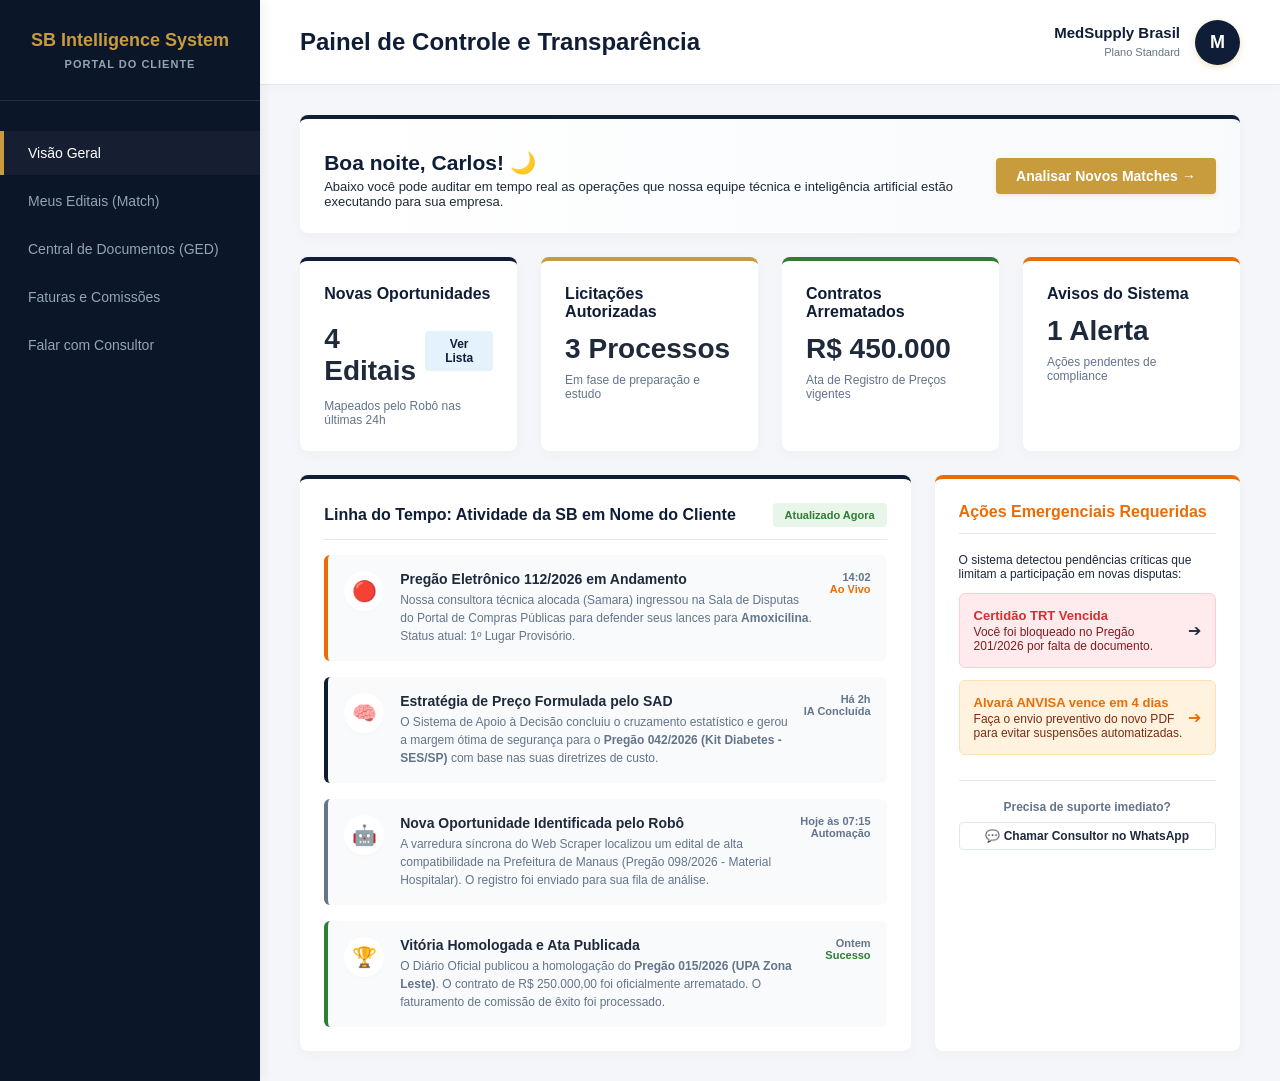
<file: views/cliente/dashboard-cliente.html>
<!DOCTYPE html>
<html lang="pt-BR">
<head>
    <meta charset="UTF-8">
    <meta name="viewport" content="width=device-width, initial-scale=1.0">
    <title>Portal do Cliente | SB Intelligence</title>
    <link rel="stylesheet" href="../../assets/css/style.css">
    <style>
        /* ==========================================
           COMPONENTES EXCLUSIVOS DO HUB DO CLIENTE
           ========================================== */
        .dashboard-grid {
            display: grid;
            grid-template-columns: 2fr 1fr; /* Feed de atividades ocupa 2/3, Calendário/Resumo ocupa 1/3 */
            gap: 24px;
        }

        @media (max-width: 1200px) {
            .dashboard-grid { grid-template-columns: 1fr; }
        }

        /* Estrutura do Feed de Operações em Tempo Real */
        .activity-feed {
            display: flex;
            flex-direction: column;
            gap: 16px;
            margin-top: 15px;
            position: relative;
        }

        .activity-item {
            display: flex;
            gap: 16px;
            padding: 16px;
            background-color: #F8FAFC;
            border-radius: 6px;
            border-left: 4px solid var(--borda);
            transition: transform 0.2s, background-color 0.2s;
        }

        .activity-item:hover {
            background-color: #F1F5F9;
            transform: translateX(4px);
        }

        /* Cores temáticas para os status de atividades */
        .activity-item.system { border-left-color: var(--texto-secundario); }
        .activity-item.intel { border-left-color: var(--azul-principal); }
        .activity-item.live { border-left-color: var(--alerta); }
        .activity-item.win { border-left-color: var(--sucesso); }

        .activity-icon {
            font-size: 20px;
            display: flex;
            align-items: center;
            justify-content: center;
            width: 40px;
            height: 40px;
            background-color: var(--branco);
            border-radius: 50%;
            box-shadow: 0 2px 4px rgba(0,0,0,0.02);
            flex-shrink: 0;
        }

        .activity-content { flex: 1; }
        .activity-content h4 { font-size: 14px; color: var(--texto-escuro); margin-bottom: 4px; }
        .activity-content p { font-size: 12px; color: var(--texto-secundario); line-height: 1.5; }
        .activity-meta { font-size: 11px; font-weight: 600; color: var(--texto-secundario); white-space: nowrap; text-align: right; }

        /* Widgets Laterais Recortados */
        .widget-alert-box {
            display: flex;
            flex-direction: column;
            gap: 12px;
            margin-top: 15px;
        }

        .alert-card-action {
            padding: 14px;
            border-radius: 6px;
            background-color: #FFEBEE;
            border: 1px solid #FFCDD2;
            display: flex;
            justify-content: space-between;
            align-items: center;
            cursor: pointer;
        }
    </style>
</head>
<body>
    <div class="app-container">
        <aside class="sidebar">
            <div class="sidebar-logo">
                <span class="logo-main">SB Intelligence System</span>
                <span class="logo-subtitle">Portal do Cliente</span>
            </div>
            <nav>
                <a href="dashboard-cliente.html" class="nav-link active">Visão Geral</a>
                <a href="meus-editais.html" class="nav-link">Meus Editais (Match)</a>
                <a href="ged-cliente.html" class="nav-link">Central de Documentos (GED)</a>
                <a href="faturas-comissoes.html" class="nav-link">Faturas e Comissões</a>
                <a href="#" class="nav-link">Falar com Consultor</a>
            </nav>
        </aside>

        <main class="main-wrapper">
            <header class="top-header">
                <div class="header-left">
                    <h2>Painel de Controle e Transparência</h2>
                </div>
                <div class="header-right">
                    <div class="user-profile">
                        <div style="text-align: right; line-height: 1.2;">
                            <span style="display: block; font-weight: 700; color: var(--azul-principal);">MedSupply Brasil</span>
                            <span style="font-size: 11px; color: var(--texto-secundario);">Plano Standard</span>
                        </div>
                        <div class="avatar" style="background-color: var(--azul-principal);">M</div>
                    </div>
                </div>
            </header>

            <section class="container">
                
                <div class="card accent-azul" style="background: linear-gradient(to right, #ffffff, #F8FAFC);">
                    <div style="display: flex; justify-content: space-between; align-items: center; width: 100%;">
                        <div>
                            <h2 id="greetingTitle" style="color: var(--azul-principal); font-size: 21px; margin-bottom: 4px;">Olá, Carlos!</h2>
                            <p class="text-detail" style="font-size: 13px; color: var(--texto-escuro);">Abaixo você pode auditar em tempo real as operações que nossa equipe técnica e inteligência artificial estão executando para sua empresa.</p>
                        </div>
                        <button class="btn-novo" onclick="location.href='meus-editais.html'">Analisar Novos Matches →</button>
                    </div>
                </div>

                <div class="kpi-grid">
                    <div class="card accent-azul" style="cursor: pointer;" onclick="location.href='meus-editais.html'">
                        <h3 class="card-title">Novas Oportunidades</h3>
                        <div style="display: flex; align-items: baseline; justify-content: space-between;">
                            <h2>4 Editais</h2>
                            <span class="badge" style="background:#E3F2FD; color:var(--azul-principal);">Ver Lista</span>
                        </div>
                        <p class="text-detail">Mapeados pelo Robô nas últimas 24h</p>
                    </div>
                    
                    <div class="card accent-dourado">
                        <h3 class="card-title">Licitações Autorizadas</h3>
                        <h2>3 Processos</h2>
                        <p class="text-detail">Em fase de preparação e estudo</p>
                    </div>
                    
                    <div class="card accent-verde">
                        <h3 class="card-title">Contratos Arrematados</h3>
                        <h2>R$ 450.000</h2>
                        <p class="text-detail">Ata de Registro de Preços vigentes</p>
                    </div>
                    
                    <div class="card accent-laranja">
                        <h3 class="card-title">Avisos do Sistema</h3>
                        <h2>1 Alerta</h2>
                        <p class="text-detail">Ações pendentes de compliance</p>
                    </div>
                </div>

                <div class="dashboard-grid">
                    
                    <div class="card accent-azul">
                        <div style="display: flex; justify-content: space-between; align-items: center; border-bottom: 1px solid var(--borda); padding-bottom: 12px;">
                            <h3 class="card-title" style="margin: 0;">Linha do Tempo: Atividade da SB em Nome do Cliente</h3>
                            <span class="badge ok" style="font-size: 11px;">Atualizado Agora</span>
                        </div>

                        <div class="activity-feed">
                            <div class="activity-item live">
                                <div class="activity-icon">🔴</div>
                                <div class="activity-content">
                                    <h4>Pregão Eletrônico 112/2026 em Andamento</h4>
                                    <p>Nossa consultora técnica alocada (Samara) ingressou na Sala de Disputas do Portal de Compras Públicas para defender seus lances para <strong>Amoxicilina</strong>. Status atual: 1º Lugar Provisório.</p>
                                </div>
                                <div class="activity-meta">14:02<br><span style="color:var(--alerta);">Ao Vivo</span></div>
                            </div>

                            <div class="activity-item intel">
                                <div class="activity-icon">🧠</div>
                                <div class="activity-content">
                                    <h4>Estratégia de Preço Formulada pelo SAD</h4>
                                    <p>O Sistema de Apoio à Decisão concluiu o cruzamento estatístico e gerou a margem ótima de segurança para o <strong>Pregão 042/2026 (Kit Diabetes - SES/SP)</strong> com base nas suas diretrizes de custo.</p>
                                </div>
                                <div class="activity-meta">Há 2h<br><span>IA Concluída</span></div>
                            </div>

                            <div class="activity-item system">
                                <div class="activity-icon">🤖</div>
                                <div class="activity-content">
                                    <h4>Nova Oportunidade Identificada pelo Robô</h4>
                                    <p>A varredura síncrona do Web Scraper localizou um edital de alta compatibilidade na Prefeitura de Manaus (Pregão 098/2026 - Material Hospitalar). O registro foi enviado para sua fila de análise.</p>
                                </div>
                                <div class="activity-meta">Hoje às 07:15<br><span>Automação</span></div>
                            </div>

                            <div class="activity-item win">
                                <div class="activity-icon">🏆</div>
                                <div class="activity-content">
                                    <h4>Vitória Homologada e Ata Publicada</h4>
                                    <p>O Diário Oficial publicou a homologação do <strong>Pregão 015/2026 (UPA Zona Leste)</strong>. O contrato de R$ 250.000,00 foi oficialmente arrematado. O faturamento de comissão de êxito foi processado.</p>
                                </div>
                                <div class="activity-meta">Ontem<br><span style="color:var(--sucesso);">Sucesso</span></div>
                            </div>
                        </div>
                    </div>

                    <div class="card accent-laranja">
                        <div style="border-bottom: 1px solid var(--borda); padding-bottom: 12px;">
                            <h3 class="card-title" style="margin: 0; color: var(--alerta);">Ações Emergenciais Requeridas</h3>
                        </div>

                        <div class="widget-alert-box">
                            <p class="text-detail" style="color: var(--texto-escuro);">O sistema detectou pendências críticas que limitam a participação em novas disputas:</p>
                            
                            <div class="alert-card-action" onclick="alert('Redirecionando para a aba de upload do GED do Cliente...')">
                                <div style="padding-right: 10px;">
                                    <h4 style="color: var(--erro); font-size: 13px; font-weight: 700;">Certidão TRT Vencida</h4>
                                    <p class="text-detail" style="color: #7f1d1d; margin-top: 2px;">Você foi bloqueado no Pregão 201/2026 por falta de documento.</p>
                                </div>
                                <span style="font-size: 16px;">➔</span>
                            </div>

                            <div class="alert-card-action" style="background-color: #FFF3E0; border-color: #FFE0B2;" onclick="alert('Redirecionando para visualização da ANVISA no GED...')">
                                <div>
                                    <h4 style="color: var(--alerta); font-size: 13px; font-weight: 700;">Alvará ANVISA vence em 4 dias</h4>
                                    <p class="text-detail" style="color: #7c2d12; margin-top: 2px;">Faça o envio preventivo do novo PDF para evitar suspensões automatizadas.</p>
                                </div>
                                <span style="font-size: 16px; color: var(--alerta);">➔</span>
                            </div>
                        </div>

                        <div style="margin-top: 25px; padding-top: 15px; border-top: 1px solid var(--borda); text-align: center;">
                            <span class="text-detail" style="font-weight: 600; display: block; margin-bottom: 8px;">Precisa de suporte imediato?</span>
                            <button class="btn-table" style="width: 100%;" onclick="alert('Disparando chat síncrono com a consultora responsável no WhatsApp...')">💬 Chamar Consultor no WhatsApp</button>
                        </div>
                    </div>

                </div>

            </section>
        </main>
    </div>

    <script>
        function atualizarSaudacao() {
            const horaAtual = new Date().getHours();
            let saudacao = (horaAtual >= 5 && horaAtual < 12) ? "Bom dia" : (horaAtual >= 12 && horaAtual < 18) ? "Boa tarde" : "Boa noite";
            let emoji = (horaAtual >= 5 && horaAtual < 12) ? "☕" : (horaAtual >= 12 && horaAtual < 18) ? "☀️" : "🌙";
            document.getElementById("greetingTitle").innerHTML = `${saudacao}, Carlos! ${emoji}`;
        }
        atualizarSaudacao();
    </script>
</body>
</html>
</file>
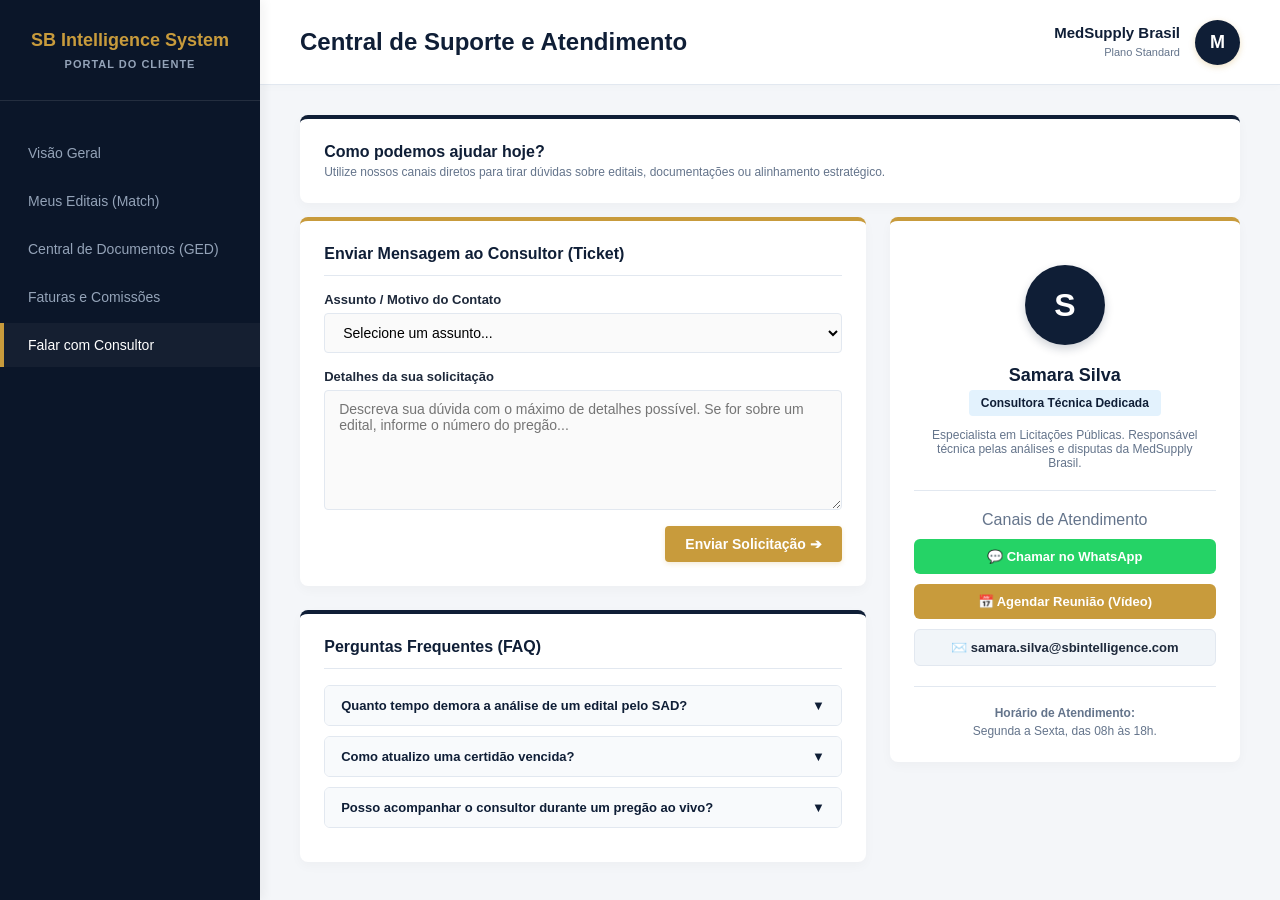
<file: views/cliente/falar-consultor.html>
<!DOCTYPE html>
<html lang="pt-BR">
<head>
    <meta charset="UTF-8">
    <meta name="viewport" content="width=device-width, initial-scale=1.0">
    <title>Falar com Consultor | SB Intelligence</title>
    <link rel="stylesheet" href="../../assets/css/style.css">
    <style>
        /* ==========================================
           ESTILOS ESPECÍFICOS DO SUPORTE E CONTATO
           ========================================== */
        .support-grid {
            display: grid;
            grid-template-columns: 1fr 350px;
            gap: 24px;
        }

        @media (max-width: 1024px) {
            .support-grid { grid-template-columns: 1fr; }
        }

        /* Perfil do Consultor (Card Lateral) */
        .consultant-profile {
            display: flex;
            flex-direction: column;
            align-items: center;
            text-align: center;
            padding: 20px 0;
            border-bottom: 1px solid var(--borda);
            margin-bottom: 20px;
        }

        .consultant-avatar {
            width: 80px;
            height: 80px;
            border-radius: 50%;
            background-color: var(--azul-principal);
            color: var(--branco);
            display: flex;
            align-items: center;
            justify-content: center;
            font-size: 32px;
            font-weight: 700;
            margin-bottom: 12px;
            box-shadow: 0 4px 10px rgba(15, 30, 54, 0.2);
        }

        .contact-btn {
            display: flex;
            align-items: center;
            justify-content: center;
            gap: 8px;
            width: 100%;
            padding: 10px;
            border-radius: 6px;
            font-size: 13px;
            font-weight: 600;
            cursor: pointer;
            transition: 0.2s;
            border: none;
            margin-bottom: 10px;
        }

        .btn-whatsapp { background-color: #25D366; color: white; }
        .btn-whatsapp:hover { background-color: #1DA851; }
        
        .btn-meet { background-color: var(--dourado); color: white; }
        .btn-meet:hover { filter: brightness(0.95); }

        .btn-email { background-color: #F1F5F9; color: var(--texto-escuro); border: 1px solid var(--borda); }
        .btn-email:hover { border-color: var(--azul-principal); }

        /* Formulário de Mensagem Direta */
        .form-group {
            display: flex;
            flex-direction: column;
            gap: 6px;
            margin-bottom: 16px;
        }

        .form-group label {
            font-size: 13px;
            font-weight: 600;
            color: var(--texto-escuro);
        }

        .form-control {
            padding: 10px 14px;
            border: 1px solid var(--borda);
            border-radius: 4px;
            font-size: 14px;
            outline: none;
            font-family: inherit;
            transition: border-color 0.2s;
            background-color: #FAFAFA;
        }

        .form-control:focus {
            border-color: var(--azul-principal);
            background-color: var(--branco);
        }

        textarea.form-control {
            resize: vertical;
            min-height: 120px;
        }

        /* FAQ - Perguntas Frequentes */
        .faq-item {
            border: 1px solid var(--borda);
            border-radius: 6px;
            margin-bottom: 10px;
            overflow: hidden;
        }

        .faq-question {
            padding: 12px 16px;
            background-color: #F8FAFC;
            font-size: 13px;
            font-weight: 600;
            color: var(--azul-principal);
            cursor: pointer;
            display: flex;
            justify-content: space-between;
        }

        .faq-answer {
            padding: 12px 16px;
            font-size: 13px;
            color: var(--texto-secundario);
            background-color: var(--branco);
            border-top: 1px solid var(--borda);
            display: none; /* Escondido por padrão */
            line-height: 1.5;
        }
    </style>
</head>
<body>
    <div class="app-container">
        <aside class="sidebar">
            <div class="sidebar-logo">
                <span class="logo-main">SB Intelligence System</span>
                <span class="logo-subtitle">Portal do Cliente</span>
            </div>
            <nav>
                <a href="dashboard-cliente.html" class="nav-link">Visão Geral</a>
                <a href="meus-editais.html" class="nav-link">Meus Editais (Match)</a>
                <a href="ged-cliente.html" class="nav-link">Central de Documentos (GED)</a>
                <a href="faturas-comissoes.html" class="nav-link">Faturas e Comissões</a>
                <a href="falar-consultor.html" class="nav-link active">Falar com Consultor</a>
            </nav>
        </aside>

        <main class="main-wrapper">
            <header class="top-header">
                <div class="header-left">
                    <h2>Central de Suporte e Atendimento</h2>
                </div>
                <div class="header-right">
                    <div class="user-profile">
                        <div style="text-align: right; line-height: 1.2;">
                            <span style="display: block; font-weight: 700; color: var(--azul-principal);">MedSupply Brasil</span>
                            <span style="font-size: 11px; color: var(--texto-secundario);">Plano Standard</span>
                        </div>
                        <div class="avatar" style="background-color: var(--azul-principal);">M</div>
                    </div>
                </div>
            </header>

            <section class="container">
                
                <div class="card accent-azul" style="margin-bottom: -10px;">
                    <h3 class="card-title" style="margin-bottom: 4px;">Como podemos ajudar hoje?</h3>
                    <p class="text-detail">Utilize nossos canais diretos para tirar dúvidas sobre editais, documentações ou alinhamento estratégico.</p>
                </div>

                <div class="support-grid">
                    
                    <div>
                        <div class="card accent-dourado" style="margin-bottom: 24px;">
                            <h3 class="card-title" style="border-bottom: 1px solid var(--borda); padding-bottom: 12px; margin-bottom: 16px;">Enviar Mensagem ao Consultor (Ticket)</h3>
                            
                            <form id="supportForm" onsubmit="enviarMensagem(event)">
                                <div class="form-group">
                                    <label for="assunto">Assunto / Motivo do Contato</label>
                                    <select id="assunto" class="form-control" required>
                                        <option value="">Selecione um assunto...</option>
                                        <option value="Dúvida sobre um Edital/Match">Dúvida sobre um Edital/Match</option>
                                        <option value="Problema com Documentação (GED)">Problema com Documentação (GED)</option>
                                        <option value="Dúvida Financeira ou Faturamento">Dúvida Financeira ou Faturamento</option>
                                        <option value="Solicitar Análise Específica">Solicitar Análise Específica de Edital</option>
                                        <option value="Outros">Outros</option>
                                    </select>
                                </div>

                                <div class="form-group">
                                    <label for="mensagem">Detalhes da sua solicitação</label>
                                    <textarea id="mensagem" class="form-control" placeholder="Descreva sua dúvida com o máximo de detalhes possível. Se for sobre um edital, informe o número do pregão..." required></textarea>
                                </div>

                                <div style="display: flex; justify-content: flex-end; margin-top: 10px;">
                                    <button type="submit" class="btn-novo">Enviar Solicitação ➔</button>
                                </div>
                            </form>
                        </div>

                        <div class="card accent-azul">
                            <h3 class="card-title" style="border-bottom: 1px solid var(--borda); padding-bottom: 12px; margin-bottom: 16px;">Perguntas Frequentes (FAQ)</h3>
                            
                            <div class="faq-item">
                                <div class="faq-question" onclick="toggleFaq(this)">
                                    <span>Quanto tempo demora a análise de um edital pelo SAD?</span>
                                    <span>▼</span>
                                </div>
                                <div class="faq-answer">
                                    Após você clicar em "Autorizar Disputa", nosso algoritmo (SAD) leva em média de 2 a 4 horas úteis para cruzar o histórico de preços do portal e sugerir a margem segura de lance.
                                </div>
                            </div>

                            <div class="faq-item">
                                <div class="faq-question" onclick="toggleFaq(this)">
                                    <span>Como atualizo uma certidão vencida?</span>
                                    <span>▼</span>
                                </div>
                                <div class="faq-answer">
                                    Acesse a aba "Central de Documentos (GED)" no menu lateral, localize a certidão que está com aviso amarelo ou vermelho e clique no botão "+ Atualizar" para enviar o novo PDF.
                                </div>
                            </div>

                            <div class="faq-item">
                                <div class="faq-question" onclick="toggleFaq(this)">
                                    <span>Posso acompanhar o consultor durante um pregão ao vivo?</span>
                                    <span>▼</span>
                                </div>
                                <div class="faq-answer">
                                    Sim! No dia do pregão, um link de acompanhamento aparecerá no seu painel na aba "Meus Editais". Você poderá ver a sala de disputas, mas os lances são aplicados exclusivamente pelo seu consultor por motivos de segurança.
                                </div>
                            </div>
                        </div>
                    </div>

                    <div>
                        <div class="card accent-dourado" style="position: sticky; top: 20px;">
                            <div class="consultant-profile">
                                <div class="consultant-avatar">S</div>
                                <h2 style="font-size: 18px; color: var(--azul-principal); margin-bottom: 4px;">Samara Silva</h2>
                                <span class="badge" style="background-color: #E3F2FD; color: var(--azul-principal);">Consultora Técnica Dedicada</span>
                                <p class="text-detail" style="margin-top: 12px; font-size: 12px; padding: 0 10px;">
                                    Especialista em Licitações Públicas. Responsável técnica pelas análises e disputas da MedSupply Brasil.
                                </p>
                            </div>

                            <div style="margin-top: 15px;">
                                <span class="modal-section-title" style="display: block; margin-bottom: 10px; text-align: center; color: var(--texto-secundario);">Canais de Atendimento</span>
                                
                                <button class="contact-btn btn-whatsapp" onclick="abrirLink('WhatsApp')">
                                    💬 Chamar no WhatsApp
                                </button>
                                
                                <button class="contact-btn btn-meet" onclick="abrirLink('Google Meet')">
                                    📅 Agendar Reunião (Vídeo)
                                </button>
                                
                                <button class="contact-btn btn-email" onclick="abrirLink('Email')">
                                    ✉️ samara.silva@sbintelligence.com
                                </button>
                            </div>

                            <div style="margin-top: 20px; padding-top: 15px; border-top: 1px solid var(--borda); text-align: center;">
                                <p class="text-detail" style="font-weight: 600;">Horário de Atendimento:</p>
                                <p class="text-detail">Segunda a Sexta, das 08h às 18h.</p>
                            </div>
                        </div>
                    </div>

                </div>
            </section>
        </main>
    </div>

    <script>
        // Função para envio simulado de formulário (Abertura de Ticket)
        function enviarMensagem(event) {
            event.preventDefault(); // Evita recarregar a página
            
            let assunto = document.getElementById('assunto').value;
            let mensagem = document.getElementById('mensagem').value;

            if(assunto && mensagem) {
                alert(`✅ Ticket Aberto com Sucesso!\n\nSua mensagem sobre "${assunto}" foi enviada diretamente para o painel da Consultora Samara. Retornaremos o contato em breve.`);
                document.getElementById('supportForm').reset(); // Limpa o formulário
            }
        }

        // Função para simular o redirecionamento dos botões de contato
        function abrirLink(canal) {
            if(canal === 'WhatsApp') {
                alert("Redirecionando para o WhatsApp Web...\nIniciando conversa segura com a Consultora Técnica.");
            } else if (canal === 'Google Meet') {
                alert("Abrindo agenda inteligente (Calendly)...\nEscolha o melhor dia e horário para a reunião em vídeo.");
            } else if (canal === 'Email') {
                alert("Abrindo seu cliente de e-mail padrão...");
            }
        }

        // Função de Acordeão para o FAQ (Abre e fecha as respostas)
        function toggleFaq(element) {
            let answer = element.nextElementSibling;
            let arrow = element.querySelector('span:last-child');

            if (answer.style.display === "block") {
                answer.style.display = "none";
                arrow.innerText = "▼";
                element.style.backgroundColor = "#F8FAFC";
            } else {
                answer.style.display = "block";
                arrow.innerText = "▲";
                element.style.backgroundColor = "#E3F2FD";
            }
        }
    </script>
</body>
</html>
</file>
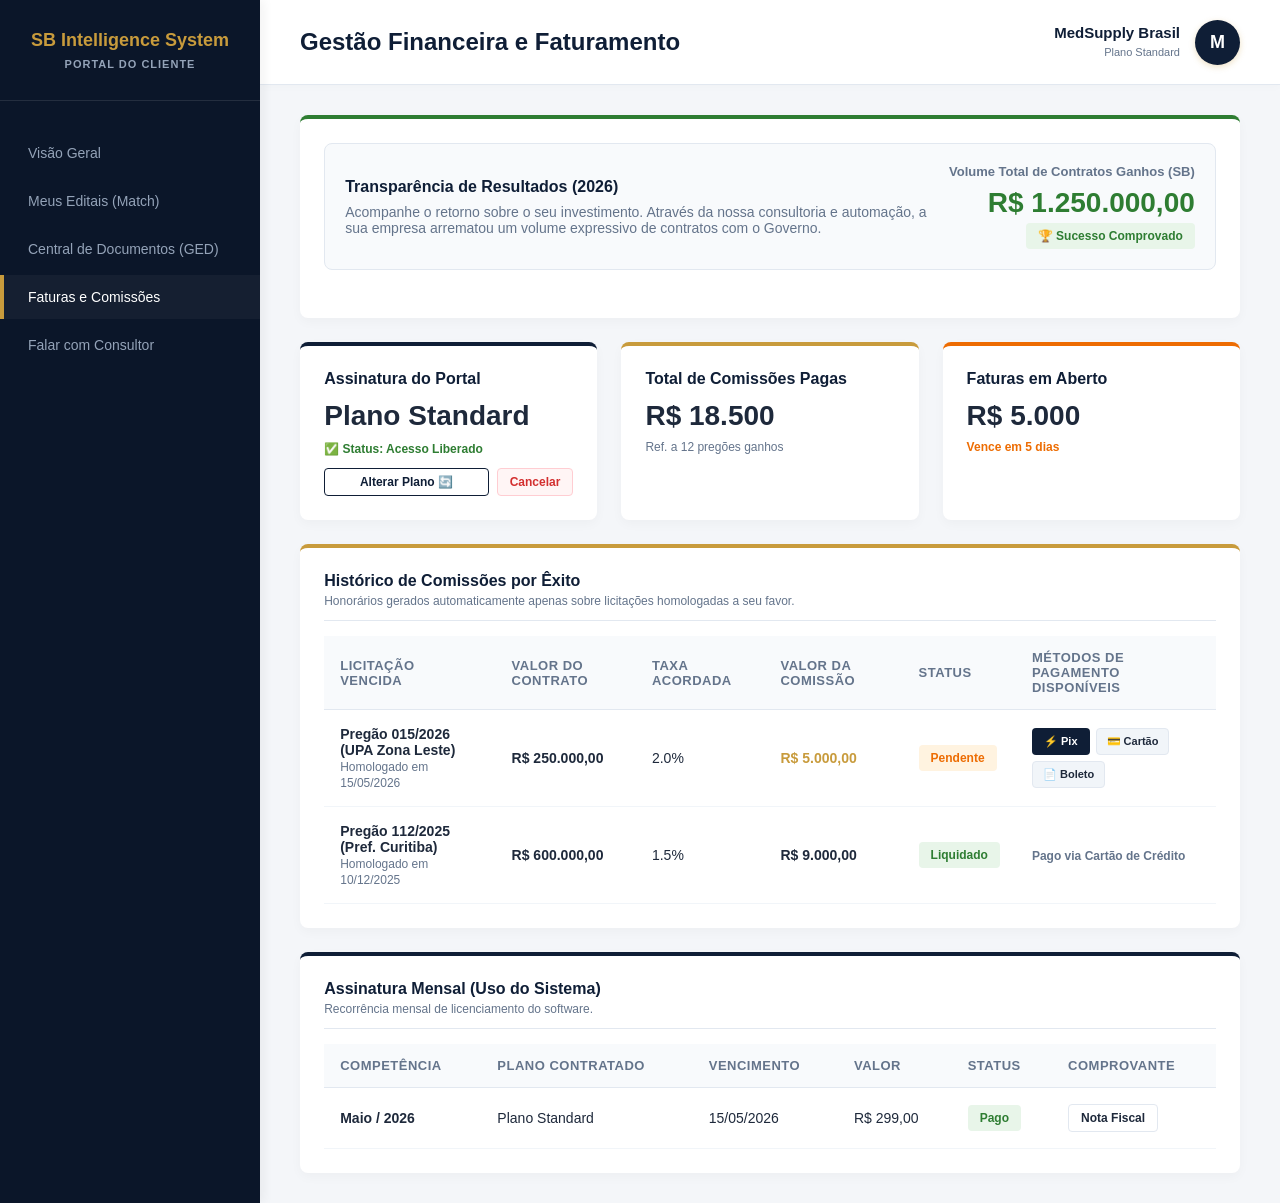
<file: views/cliente/faturas-comissoes.html>
<!DOCTYPE html>
<html lang="pt-BR">
<head>
    <meta charset="UTF-8">
    <meta name="viewport" content="width=device-width, initial-scale=1.0">
    <title>Faturas e Comissões | SB Intelligence</title>
    <link rel="stylesheet" href="../../assets/css/style.css">
    <style>
        /* Estilos específicos para a área financeira do cliente */
        .finance-summary {
            display: flex;
            align-items: center;
            justify-content: space-between;
            background-color: #F8FAFC;
            border: 1px solid var(--borda);
            border-radius: 8px;
            padding: 20px;
            margin-bottom: 24px;
        }

        .roi-highlight {
            text-align: right;
        }
        
        .roi-highlight h2 {
            color: var(--sucesso);
            font-size: 28px;
            margin-bottom: 4px;
        }

        .roi-highlight p {
            font-size: 13px;
            color: var(--texto-secundario);
            font-weight: 600;
        }

        /* Grupo de botões de pagamento e ações secundárias */
        .payment-actions-group {
            display: flex;
            gap: 6px;
            flex-wrap: wrap;
        }

        .btn-pay-option {
            background-color: #F1F5F9;
            color: var(--texto-escuro);
            border: 1px solid var(--borda);
            padding: 6px 10px;
            border-radius: 4px;
            font-size: 11px;
            font-weight: 600;
            cursor: pointer;
            transition: all 0.2s;
        }

        .btn-pay-option:hover {
            border-color: var(--azul-principal);
            background-color: var(--branco);
        }

        .btn-pay-primary {
            background-color: var(--azul-principal);
            color: white;
            border: none;
            padding: 6px 12px;
            border-radius: 4px;
            font-size: 11px;
            font-weight: 600;
            cursor: pointer;
            transition: 0.2s;
        }

        .btn-pay-primary:hover {
            background-color: var(--dourado);
        }

        /* Modificações para o Card de Gestão de Plano */
        .plan-manage-box {
            display: flex;
            flex-direction: column;
            gap: 8px;
            margin-top: 10px;
        }

        /* ESTRUTURA DO JANELA MODAL POP-UP */
        .modal-overlay {
            position: fixed;
            top: 0;
            left: 0;
            width: 100vw;
            height: 100vh;
            background-color: rgba(15, 30, 54, 0.6);
            display: flex;
            align-items: center;
            justify-content: center;
            z-index: 1000;
            opacity: 0;
            pointer-events: none;
            transition: opacity 0.3s ease;
        }

        .modal-overlay.active {
            opacity: 1;
            pointer-events: auto;
        }

        .modal-container {
            background-color: var(--branco);
            width: 500px;
            max-width: 95%;
            border-radius: 8px;
            box-shadow: 0 10px 30px rgba(0,0,0,0.18);
            padding: 24px;
            display: flex;
            flex-direction: column;
            gap: 16px;
            border-top: 6px solid var(--dourado);
            transform: scale(0.9);
            transition: transform 0.3s ease;
        }

        .modal-overlay.active .modal-container { transform: scale(1); }

        .modal-header {
            display: flex;
            justify-content: space-between;
            align-items: center;
            border-bottom: 1px solid var(--borda);
            padding-bottom: 12px;
        }

        .modal-close-btn {
            background: none;
            border: none;
            font-size: 18px;
            color: var(--texto-secundario);
            cursor: pointer;
        }
        
        .plan-option-card {
            border: 1px solid var(--borda);
            border-radius: 6px;
            padding: 12px;
            display: flex;
            justify-content: space-between;
            align-items: center;
            cursor: pointer;
            transition: 0.2s;
        }
        .plan-option-card:hover { border-color: var(--azul-principal); background-color: #F8FAFC; }
        .plan-option-card.current { border-left: 4px solid var(--dourado); background-color: #FFFDEB; pointer-events: none;}
    </style>
</head>
<body>
    <div class="app-container">
        <aside class="sidebar">
            <div class="sidebar-logo">
                <span class="logo-main">SB Intelligence System</span>
                <span class="logo-subtitle">Portal do Cliente</span>
            </div>
            <nav>
                <a href="dashboard-cliente.html" class="nav-link">Visão Geral</a>
                <a href="meus-editais.html" class="nav-link">Meus Editais (Match)</a>
                <a href="ged-cliente.html" class="nav-link">Central de Documentos (GED)</a>
                <a href="faturas-comissoes.html" class="nav-link active">Faturas e Comissões</a>
                <a href="falar-consultor.html" class="nav-link">Falar com Consultor</a>
            </nav>
        </aside>

        <main class="main-wrapper">
            <header class="top-header">
                <div class="header-left">
                    <h2>Gestão Financeira e Faturamento</h2>
                </div>
                <div class="header-right">
                    <div class="user-profile">
                        <div style="text-align: right; line-height: 1.2;">
                            <span style="display: block; font-weight: 700; color: var(--azul-principal);">MedSupply Brasil</span>
                            <span id="headerPlanBadge" style="font-size: 11px; color: var(--texto-secundario);">Plano Standard</span>
                        </div>
                        <div class="avatar" style="background-color: var(--azul-principal);">M</div>
                    </div>
                </div>
            </header>

            <section class="container">
                
                <div class="card accent-verde">
                    <div class="finance-summary">
                        <div>
                            <h3 class="card-title" style="margin-bottom: 8px;">Transparência de Resultados (2026)</h3>
                            <p class="text-detail" style="font-size: 14px; max-width: 600px;">
                                Acompanhe o retorno sobre o seu investimento. Através da nossa consultoria e automação, a sua empresa arrematou um volume expressivo de contratos com o Governo.
                            </p>
                        </div>
                        <div class="roi-highlight">
                            <p>Volume Total de Contratos Ganhos (SB)</p>
                            <h2>R$ 1.250.000,00</h2>
                            <span class="badge" style="background: #E8F5E9; color: var(--sucesso); font-size: 12px;">🏆 Sucesso Comprovado</span>
                        </div>
                    </div>
                </div>

                <div class="kpi-grid">
                    <div class="card accent-azul">
                        <h3 class="card-title">Assinatura do Portal</h3>
                        <h2 id="kpiPlanTitle">Plano Standard</h2>
                        
                        <div class="plan-manage-box">
                            <span style="color: var(--sucesso); font-size: 12px; font-weight: 600;">✅ Status: Acesso Liberado</span>
                            <div style="display: flex; gap: 8px; margin-top: 4px;">
                                <button class="btn-table" style="flex: 1; border-color: var(--azul-principal); color: var(--azul-principal);" onclick="openPlanModal()">Alterar Plano 🔄</button>
                                <button class="btn-table" style="color: var(--erro); border-color: #FFCDD2; background-color: #FFF5F5;" onclick="cancelarPlano()">Cancelar</button>
                            </div>
                        </div>
                    </div>
                    
                    <div class="card accent-dourado">
                        <h3 class="card-title">Total de Comissões Pagas</h3>
                        <h2>R$ 18.500</h2>
                        <p class="text-detail">Ref. a 12 pregões ganhos</p>
                    </div>
                    <div class="card accent-laranja">
                        <h3 class="card-title">Faturas em Aberto</h3>
                        <h2>R$ 5.000</h2>
                        <p class="text-detail" style="color: var(--alerta); font-weight: 600;">Vence em 5 dias</p>
                    </div>
                </div>

                <div class="card accent-dourado">
                    <div style="border-bottom: 1px solid var(--borda); padding-bottom: 12px; margin-bottom: 15px;">
                        <h3 class="card-title" style="margin: 0;">Histórico de Comissões por Êxito</h3>
                        <p class="text-detail">Honorários gerados automaticamente apenas sobre licitações homologadas a seu favor.</p>
                    </div>

                    <table class="table-base">
                        <thead>
                            <tr>
                                <th>Licitação Vencida</th>
                                <th>Valor do Contrato</th>
                                <th>Taxa Acordada</th>
                                <th>Valor da Comissão</th>
                                <th>Status</th>
                                <th>Métodos de Pagamento Disponíveis</th>
                            </tr>
                        </thead>
                        <tbody>
                            <tr>
                                <td>
                                    <strong>Pregão 015/2026 (UPA Zona Leste)</strong><br>
                                    <span class="text-detail">Homologado em 15/05/2026</span>
                                </td>
                                <td style="font-weight: 600;">R$ 250.000,00</td>
                                <td>2.0%</td>
                                <td style="font-weight: 700; color: var(--dourado);">R$ 5.000,00</td>
                                <td><span class="badge alerta" style="background-color: #FFF3E0; color: var(--alerta);">Pendente</span></td>
                                <td>
                                    <div class="payment-actions-group">
                                        <button class="btn-pay-primary" onclick="pagarFatura(this, 'Pix', 'Comissão Pregão 015')">⚡ Pix</button>
                                        <button class="btn-pay-option" onclick="pagarFatura(this, 'Cartão de Crédito', 'Comissão Pregão 015')">💳 Cartão</button>
                                        <button class="btn-pay-option" onclick="pagarFatura(this, 'Boleto Bancário', 'Comissão Pregão 015')">📄 Boleto</button>
                                    </div>
                                </td>
                            </tr>
                            <tr>
                                <td>
                                    <strong>Pregão 112/2025 (Pref. Curitiba)</strong><br>
                                    <span class="text-detail">Homologado em 10/12/2025</span>
                                </td>
                                <td style="font-weight: 600;">R$ 600.000,00</td>
                                <td>1.5%</td>
                                <td style="font-weight: 700;">R$ 9.000,00</td>
                                <td><span class="badge ok">Liquidado</span></td>
                                <td><span style="font-size: 12px; color: var(--texto-secundario); font-weight: 600;">Pago via Cartão de Crédito</span></td>
                            </tr>
                        </tbody>
                    </table>
                </div>

                <div class="card accent-azul">
                    <div style="border-bottom: 1px solid var(--borda); padding-bottom: 12px; margin-bottom: 15px;">
                        <h3 class="card-title" style="margin: 0;">Assinatura Mensal (Uso do Sistema)</h3>
                        <p class="text-detail">Recorrência mensal de licenciamento do software.</p>
                    </div>

                    <table class="table-base">
                        <thead>
                            <tr>
                                <th>Competência</th>
                                <th>Plano Contratado</th>
                                <th>Vencimento</th>
                                <th>Valor</th>
                                <th>Status</th>
                                <th>Comprovante</th>
                            </tr>
                        </thead>
                        <tbody>
                            <tr>
                                <td><strong>Maio / 2026</strong></td>
                                <td class="table-plan-cell">Plano Standard</td>
                                <td>15/05/2026</td>
                                <td class="table-price-cell">R$ 299,00</td>
                                <td><span class="badge ok">Pago</span></td>
                                <td><button class="btn-table" onclick="alert('Gerando Nota Fiscal de Serviço (NFSe)...')">Nota Fiscal</button></td>
                            </tr>
                        </tbody>
                    </table>
                </div>

            </section>
        </main>
    </div>

    <div id="planModal" class="modal-overlay" onclick="closePlanModal(event)">
        <div class="modal-container" onclick="event.stopPropagation()">
            <div class="modal-header">
                <div>
                    <h2 style="font-size: 18px; color: var(--azul-principal);">Upgrade / Downgrade de Plano</h2>
                    <p class="text-detail">Selecione o novo pacote de licenças para sua distribuidora.</p>
                </div>
                <button class="modal-close-btn" onclick="document.getElementById('planModal').classList.remove('active')">✕</button>
            </div>

            <div style="display: flex; flex-direction: column; gap: 10px;">
                <div class="plan-option-card" id="card-basic" onclick="mudarPlanoPara('Básico', 'R$ 149,00')">
                    <div>
                        <strong style="font-size: 14px; color: var(--texto-escuro);">Plano Básico</strong>
                        <p class="text-detail">Até 2 robôs de busca • Sem suporte do SAD</p>
                    </div>
                    <strong style="color: var(--azul-principal);">R$ 149/mês</strong>
                </div>

                <div class="plan-option-card current" id="card-standard">
                    <div>
                        <strong style="font-size: 14px; color: var(--texto-escuro);">Plano Standard (Seu Plano)</strong>
                        <p class="text-detail">Robôs ilimitados • Triagem Básica SAD</p>
                    </div>
                    <strong style="color: var(--dourado);">R$ 299/mês</strong>
                </div>

                <div class="plan-option-card" id="card-premium" onclick="mudarPlanoPara('Premium', 'R$ 499,00')">
                    <div>
                        <strong style="font-size: 14px; color: var(--texto-escuro);">Plano Premium 🚀</strong>
                        <p class="text-detail">Robôs em tempo real • SAD Prazos • Consultor Dedicado</p>
                    </div>
                    <strong style="color: var(--sucesso);">R$ 499/mês</strong>
                </div>
            </div>

            <div style="text-align: right; border-top: 1px solid var(--borda); padding-top: 12px; margin-top: 4px;">
                <span class="text-detail">*A alteração será calculada pro-rata na próxima fatura.</span>
            </div>
        </div>
    </div>

    <script>
        // Funções para controle do Modal de Planos
        function openPlanModal() {
            document.getElementById('planModal').classList.add('active');
        }

        function closePlanModal(event) {
            if (!event || event.target.id === "planModal") {
                document.getElementById('planModal').classList.remove('active');
            }
        }

        // Lógica de simulação de Troca de Plano (Upgrade/Downgrade)
        function mudarPlanoPara(nomePlano, precoPlano) {
            let confirma = confirm(`Confirma a alteração da sua assinatura para o "${nomePlano}"?`);
            if(confirma) {
                // Modifica o Header do usuário
                document.getElementById('headerPlanBadge').innerText = "Plano " + nomePlano;
                // Modifica o Card de KPI superior
                document.getElementById('kpiPlanTitle').innerText = "Plano " + nomePlano;
                // Modifica a célula da tabela de mensalidade
                document.querySelector('.table-plan-cell').innerText = "Plano " + nomePlano;
                document.querySelector('.table-price-cell').innerText = precoPlano;
                
                alert(`Plano atualizado com sucesso para ${nomePlano}!\n\nAs novas permissões de robô já foram carregadas no seu perfil.`);
                document.getElementById('planModal').classList.remove('active');
                
                // Atualiza as classes do modal para refletir a nova realidade (visual)
                document.querySelectorAll('.plan-option-card').forEach(card => card.classList.remove('current'));
                if(nomePlano === 'Básico') document.getElementById('card-basic').classList.add('current');
                if(nomePlano === 'Premium') document.getElementById('card-premium').classList.add('current');
            }
        }

        // Simulação de Cancelamento da Assinatura
        function cancelarPlano() {
            let justificativa = prompt("Poxa, que pena que deseja nos deixar! 😢\n\nPor favor, digite o motivo do cancelamento para nos ajudar a melhorar o sistema:");
            if (justificativa !== null) {
                alert("Sua solicitação de cancelamento foi aberta!\n\nSeu acesso ao Portal continuará ativo até o fim do período de faturamento atual. Nossa equipe entrará em contato.");
                document.getElementById('kpiPlanTitle').innerText = "Cancelamento Solicitado";
                document.getElementById('kpiPlanTitle').style.color = "var(--erro)";
            }
        }

        // Lógica de Pagamento com Métodos Expandidos (Pix, Cartão, Boleto)
        function pagarFatura(btnElement, metodo, faturaNome) {
            let container = btnElement.parentElement;
            
            if (metodo === 'Pix') {
                if(confirm(`Gerar PIX Copia e Cola para a fatura "${faturaNome}"?`)) {
                    alert("Código PIX copiado!\n\n0002012636BR.GOV.BCB.PIX0114...");
                    confirmarPagamentoVisual(container, 'Pix');
                }
            } else if (metodo === 'Cartão de Crédito') {
                if(confirm(`Deseja cobrar o valor da "${faturaNome}" no cartão cadastrado final 4890?`)) {
                    alert("Processando transação com a operadora de crédito...");
                    confirmarPagamentoVisual(container, 'Cartão');
                }
            } else if (metodo === 'Boleto Bancário') {
                alert("Boleto gerado com sucesso!\n\nCódigo de barras: 34191.79001 01043.513184 91020.150008 7 97230000050000");
                if(confirm("Deseja simular a baixa automática deste boleto para o teste de apresentação?")) {
                    confirmarPagamentoVisual(container, 'Boleto');
                }
            }
        }

        function confirmarPagamentoVisual(containerElement, metodoUsado) {
            // Troca os botões pelo aviso de sucesso fixo
            containerElement.outerHTML = `<span style="font-size: 12px; color: var(--sucesso); font-weight: 600;">✅ Pago via ${metodoUsado}</span>`;
            
            // Atualiza o Badge de status da linha correspondente para Liquidado
            let tr = containerElement.closest('tr');
            let badge = tr.querySelector('.badge');
            badge.className = "badge ok";
            badge.innerText = "Liquidado";
            badge.style.backgroundColor = "#E8F5E9";
            badge.style.color = "var(--sucesso)";
        }
    </script>
</body>
</html>
</file>
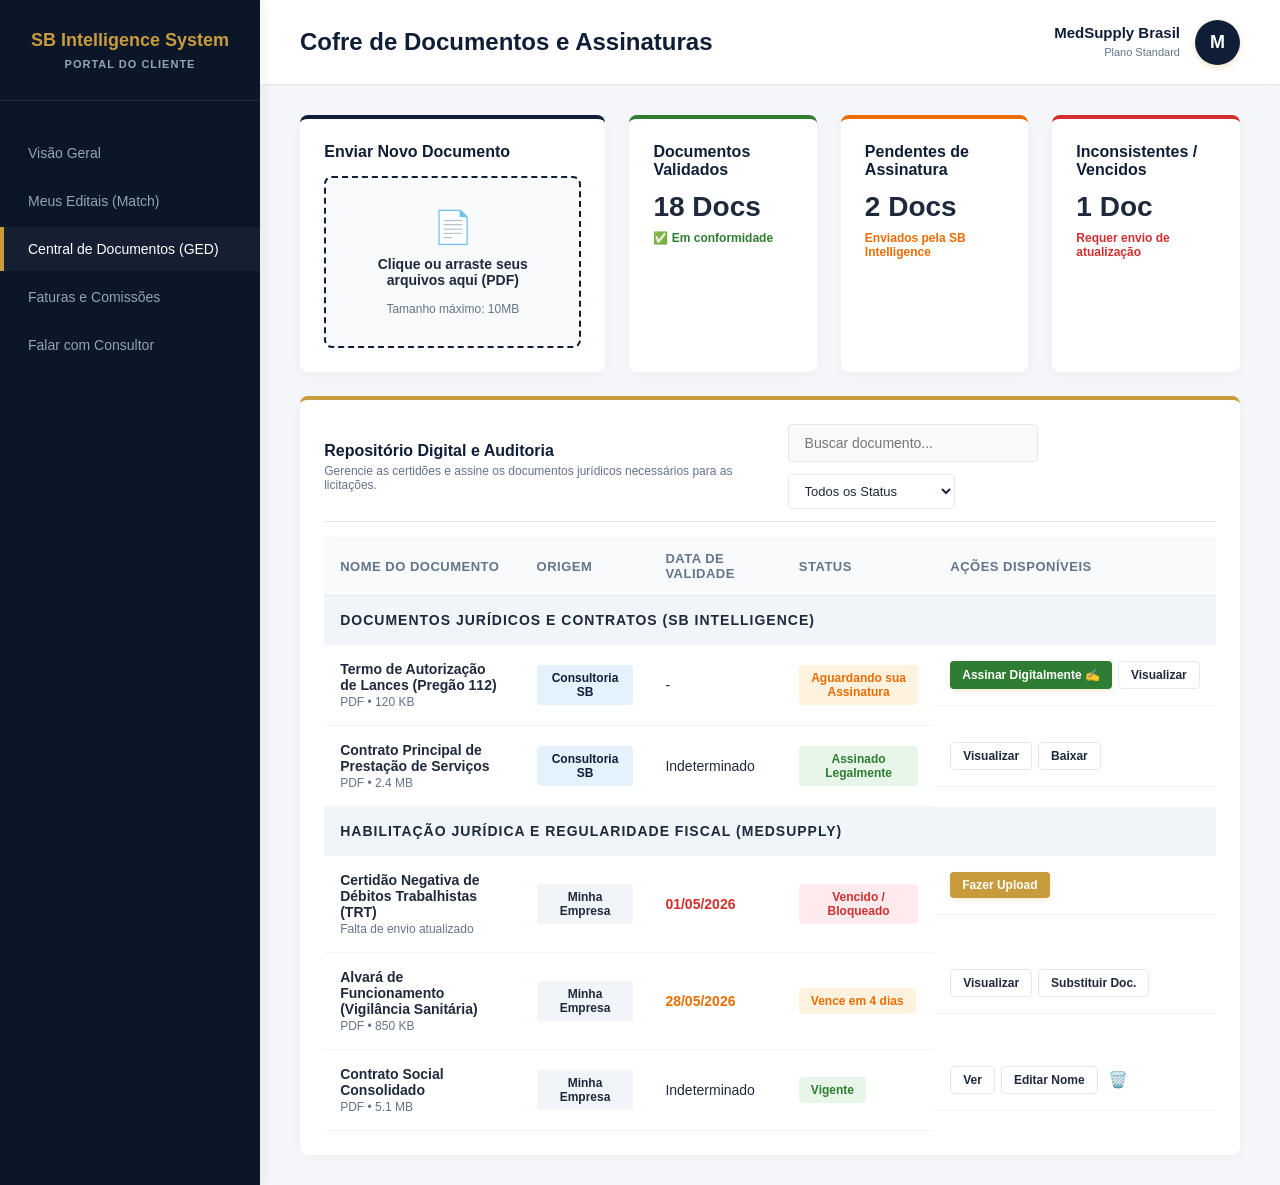
<file: views/cliente/ged-cliente.html>
<!DOCTYPE html>
<html lang="pt-BR">
<head>
    <meta charset="UTF-8">
    <meta name="viewport" content="width=device-width, initial-scale=1.0">
    <title>Central de Documentos | SB Intelligence</title>
    <link rel="stylesheet" href="../../assets/css/style.css">
    <style>
        /* ==========================================
           ESTILOS ESPECÍFICOS DO GED (UPLOAD E LISTA)
           ========================================== */
        
        /* Área de Drag & Drop (Arraste e Solte) */
        .upload-zone {
            border: 2px dashed var(--azul-principal);
            background-color: #F8FAFC;
            border-radius: 8px;
            padding: 30px;
            text-align: center;
            cursor: pointer;
            transition: all 0.3s ease;
            display: flex;
            flex-direction: column;
            align-items: center;
            gap: 10px;
        }

        .upload-zone:hover {
            background-color: #E3F2FD;
            border-color: var(--dourado);
        }

        .upload-icon {
            font-size: 32px;
            color: var(--azul-principal);
        }

        .upload-text {
            font-size: 14px;
            font-weight: 600;
            color: var(--texto-escuro);
        }

        /* Botões de Ação Específicos de Documentos */
        .btn-action-icon {
            background: none;
            border: none;
            cursor: pointer;
            font-size: 16px;
            color: var(--texto-secundario);
            transition: color 0.2s;
            padding: 4px;
        }

        .btn-action-icon:hover { color: var(--azul-principal); }
        .btn-action-icon.sign:hover { color: var(--sucesso); }
        .btn-action-icon.delete:hover { color: var(--erro); }

        /* Categorias de Documentos na Tabela */
        .doc-category {
            background-color: #F1F5F9;
            font-size: 12px;
            font-weight: 700;
            color: var(--texto-secundario);
            text-transform: uppercase;
            letter-spacing: 1px;
        }
    </style>
</head>
<body>
    <div class="app-container">
        <aside class="sidebar">
            <div class="sidebar-logo">
                <span class="logo-main">SB Intelligence System</span>
                <span class="logo-subtitle">Portal do Cliente</span>
            </div>
            <nav>
                <a href="dashboard-cliente.html" class="nav-link">Visão Geral</a>
                <a href="meus-editais.html" class="nav-link">Meus Editais (Match)</a>
                <a href="ged-cliente.html" class="nav-link active">Central de Documentos (GED)</a>
                <a href="faturas-comissoes.html" class="nav-link">Faturas e Comissões</a>
                <a href="#" class="nav-link">Falar com Consultor</a>
            </nav>
        </aside>

        <main class="main-wrapper">
            <header class="top-header">
                <div class="header-left">
                    <h2>Cofre de Documentos e Assinaturas</h2>
                </div>
                <div class="header-right">
                    <div class="user-profile">
                        <div style="text-align: right; line-height: 1.2;">
                            <span style="display: block; font-weight: 700; color: var(--azul-principal);">MedSupply Brasil</span>
                            <span style="font-size: 11px; color: var(--texto-secundario);">Plano Standard</span>
                        </div>
                        <div class="avatar" style="background-color: var(--azul-principal);">M</div>
                    </div>
                </div>
            </header>

            <section class="container">
                
                <div style="display: grid; grid-template-columns: 1fr 2fr; gap: 24px;">
                    <div class="card accent-azul">
                        <h3 class="card-title" style="margin-bottom: 15px;">Enviar Novo Documento</h3>
                        <div class="upload-zone" onclick="triggerUpload()">
                            <div class="upload-icon">📄</div>
                            <div class="upload-text">Clique ou arraste seus arquivos aqui (PDF)</div>
                            <span class="text-detail">Tamanho máximo: 10MB</span>
                        </div>
                    </div>

                    <div class="kpi-grid" style="margin: 0; display: grid; grid-template-columns: repeat(3, 1fr); gap: 24px; width: 100%;">
                        <div class="card accent-verde">
                            <h3 class="card-title">Documentos Validados</h3>
                            <h2>18 Docs</h2>
                            <p class="text-detail" style="color: var(--sucesso); font-weight: 600;">✅ Em conformidade</p>
                        </div>
                        <div class="card accent-laranja">
                            <h3 class="card-title">Pendentes de Assinatura</h3>
                            <h2>2 Docs</h2>
                            <p class="text-detail" style="color: var(--alerta); font-weight: 600;">Enviados pela SB Intelligence</p>
                        </div>
                        <div class="card accent-vermelho">
                            <h3 class="card-title">Inconsistentes / Vencidos</h3>
                            <h2>1 Doc</h2>
                            <p class="text-detail" style="color: var(--erro); font-weight: 600;">Requer envio de atualização</p>
                        </div>
                    </div>
                </div>

                <div class="card accent-dourado">
                    <div style="display: flex; justify-content: space-between; align-items: center; border-bottom: 1px solid var(--borda); padding-bottom: 12px; margin-bottom: 15px;">
                        <div>
                            <h3 class="card-title" style="margin: 0;">Repositório Digital e Auditoria</h3>
                            <p class="text-detail">Gerencie as certidões e assine os documentos jurídicos necessários para as licitações.</p>
                        </div>
                        <div class="crm-filter-group">
                            <input type="text" class="search-bar" id="searchDocs" placeholder="Buscar documento..." style="width: 250px;">
                            <select class="select-filter" id="filterStatus">
                                <option value="">Todos os Status</option>
                                <option value="Vigente">Vigente</option>
                                <option value="Pendente Assinatura">Pendente Assinatura</option>
                                <option value="Vencido">Vencido</option>
                            </select>
                        </div>
                    </div>

                    <table class="table-base">
                        <thead>
                            <tr>
                                <th>Nome do Documento</th>
                                <th>Origem</th>
                                <th>Data de Validade</th>
                                <th>Status</th>
                                <th>Ações Disponíveis</th>
                            </tr>
                        </thead>
                        <tbody id="docsTableBody">
                            
                            <tr>
                                <td colspan="5" class="doc-category">Documentos Jurídicos e Contratos (SB Intelligence)</td>
                            </tr>
                            
                            <tr data-status="Pendente Assinatura">
                                <td>
                                    <strong>Termo de Autorização de Lances (Pregão 112)</strong><br>
                                    <span class="text-detail">PDF • 120 KB</span>
                                </td>
                                <td><span class="badge" style="background:#E3F2FD; color:var(--azul-principal);">Consultoria SB</span></td>
                                <td>-</td>
                                <td><span class="badge alerta">Aguardando sua Assinatura</span></td>
                                <td class="btn-action-group">
                                    <button class="btn-novo" style="background: var(--sucesso); padding: 6px 12px; font-size: 12px;" onclick="assinarDocumento(this)">Assinar Digitalmente ✍️</button>
                                    <button class="btn-table" onclick="alert('Baixando PDF para leitura...')">Visualizar</button>
                                </td>
                            </tr>

                            <tr data-status="Vigente">
                                <td>
                                    <strong>Contrato Principal de Prestação de Serviços</strong><br>
                                    <span class="text-detail">PDF • 2.4 MB</span>
                                </td>
                                <td><span class="badge" style="background:#E3F2FD; color:var(--azul-principal);">Consultoria SB</span></td>
                                <td>Indeterminado</td>
                                <td><span class="badge ok">Assinado Legalmente</span></td>
                                <td class="btn-action-group">
                                    <button class="btn-table" onclick="alert('Abrindo documento...')">Visualizar</button>
                                    <button class="btn-table" onclick="alert('Download iniciado...')">Baixar</button>
                                </td>
                            </tr>

                            <tr>
                                <td colspan="5" class="doc-category">Habilitação Jurídica e Regularidade Fiscal (MedSupply)</td>
                            </tr>

                            <tr data-status="Vencido">
                                <td>
                                    <strong>Certidão Negativa de Débitos Trabalhistas (TRT)</strong><br>
                                    <span class="text-detail">Falta de envio atualizado</span>
                                </td>
                                <td><span class="badge" style="background:#F1F5F9; color:var(--texto-escuro);">Minha Empresa</span></td>
                                <td style="color: var(--erro); font-weight: bold;">01/05/2026</td>
                                <td><span class="badge erro">Vencido / Bloqueado</span></td>
                                <td class="btn-action-group">
                                    <button class="btn-novo" style="padding: 6px 12px; font-size: 12px;" onclick="triggerUpload()">Fazer Upload</button>
                                </td>
                            </tr>

                            <tr data-status="Vigente">
                                <td>
                                    <strong>Alvará de Funcionamento (Vigilância Sanitária)</strong><br>
                                    <span class="text-detail">PDF • 850 KB</span>
                                </td>
                                <td><span class="badge" style="background:#F1F5F9; color:var(--texto-escuro);">Minha Empresa</span></td>
                                <td style="color: var(--alerta); font-weight: bold;">28/05/2026</td>
                                <td><span class="badge alerta" style="background-color: #FFF3E0; color: var(--alerta);">Vence em 4 dias</span></td>
                                <td class="btn-action-group">
                                    <button class="btn-table" onclick="alert('Abrindo documento...')">Visualizar</button>
                                    <button class="btn-table" onclick="triggerUpload()">Substituir Doc.</button>
                                </td>
                            </tr>

                            <tr data-status="Vigente">
                                <td>
                                    <strong>Contrato Social Consolidado</strong><br>
                                    <span class="text-detail">PDF • 5.1 MB</span>
                                </td>
                                <td><span class="badge" style="background:#F1F5F9; color:var(--texto-escuro);">Minha Empresa</span></td>
                                <td>Indeterminado</td>
                                <td><span class="badge ok">Vigente</span></td>
                                <td class="btn-action-group">
                                    <button class="btn-table" onclick="alert('Abrindo documento...')">Ver</button>
                                    <button class="btn-table" onclick="alert('Renomeando arquivo no sistema...')">Editar Nome</button>
                                    <button class="btn-action-icon delete" onclick="if(confirm('Tem certeza que deseja apagar este documento do cofre?')) alert('Excluído.')">🗑️</button>
                                </td>
                            </tr>

                        </tbody>
                    </table>
                </div>

            </section>
        </main>
    </div>

    <script>
        // Simulação do clique de Upload
        function triggerUpload() {
            alert("A janela de seleção de arquivos do seu computador será aberta.\nO ComplianceService lerá o arquivo PDF automaticamente para checar a validade.");
        }

        // Simulação de Assinatura Digital do Cliente
        function assinarDocumento(btnElement) {
            let confirma = confirm("Deseja utilizar seu Certificado Digital (A1/A3) ou Assinatura Eletrônica para assinar este documento legalmente?");
            if(confirma) {
                btnElement.outerHTML = `<span class="badge ok">Assinado Legalmente</span>`;
                alert("Assinatura validada com sucesso! A Consultoria SB já foi notificada.");
            }
        }

        // Filtro de Busca Dinâmico
        document.getElementById('searchDocs').addEventListener('keyup', filterTable);
        document.getElementById('filterStatus').addEventListener('change', filterTable);

        function filterTable() {
            let textFilter = document.getElementById('searchDocs').value.toLowerCase();
            let statusFilter = document.getElementById('filterStatus').value.toLowerCase();
            let rows = document.querySelectorAll('#docsTableBody tr:not(.doc-category)'); // Ignora a linha de categoria
            
            rows.forEach(row => {
                let rowText = row.innerText.toLowerCase();
                let docStatus = row.getAttribute('data-status').toLowerCase();
                
                let matchesText = rowText.includes(textFilter);
                let matchesStatus = statusFilter === "" || docStatus === statusFilter;

                row.style.display = (matchesText && matchesStatus) ? '' : 'none';
            });
        }
    </script>
</body>
</html>
</file>
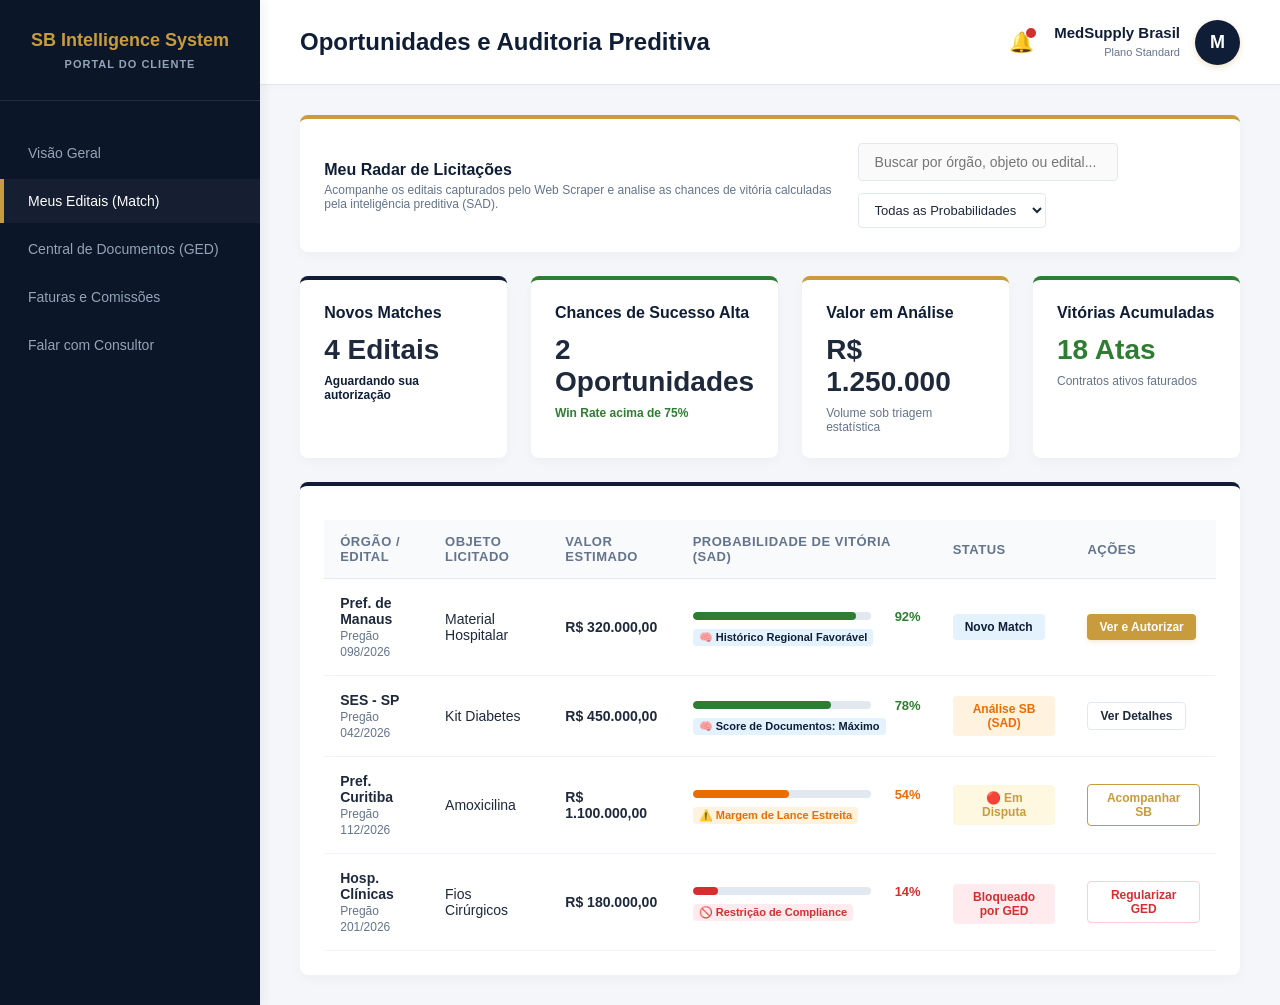
<file: views/cliente/meus-editais.html>
<!DOCTYPE html>
<html lang="pt-BR">
<head>
    <meta charset="UTF-8">
    <meta name="viewport" content="width=device-width, initial-scale=1.0">
    <title>Meus Editais | SB Intelligence</title>
    <link rel="stylesheet" href="../../assets/css/style.css">
    <style>
        /* ==========================================
           ESTILOS ESPECÍFICOS: MEDIDORES DE WIN RATE E MODAL
           ========================================== */
        .win-rate-container {
            display: flex;
            align-items: center;
            gap: 10px;
            width: 100%;
            margin-bottom: 4px;
        }

        .progress-bar-bg {
            background-color: #E2E8F0;
            border-radius: 4px;
            flex: 1;
            height: 8px;
            overflow: hidden;
        }

        .progress-bar-fill {
            height: 100%;
            border-radius: 4px;
            transition: width 0.5s ease-in-out;
        }

        .rate-text {
            font-size: 13px;
            font-weight: 700;
            width: 40px;
            text-align: right;
        }

        /* Cores dos medidores de probabilidade */
        .rate-high { background-color: var(--sucesso); color: var(--sucesso); }
        .rate-medium { background-color: var(--alerta); color: var(--alerta); }
        .rate-low { background-color: var(--erro); color: var(--erro); }

        /* Badge explicativa do algoritmo SAD */
        .ai-badge {
            background-color: #E3F2FD;
            color: var(--azul-principal);
            font-size: 11px;
            font-weight: 700;
            padding: 2px 6px;
            border-radius: 4px;
            display: inline-flex;
            align-items: center;
            gap: 4px;
        }

        /* Estrutura do Modal Pop-up */
        .modal-overlay {
            position: fixed;
            top: 0;
            left: 0;
            width: 100vw;
            height: 100vh;
            background-color: rgba(15, 30, 54, 0.6);
            display: flex;
            align-items: center;
            justify-content: center;
            z-index: 1000;
            opacity: 0;
            pointer-events: none;
            transition: opacity 0.3s ease;
        }

        .modal-overlay.active {
            opacity: 1;
            pointer-events: auto;
        }

        .modal-container {
            background-color: var(--branco);
            width: 620px;
            max-width: 95%;
            border-radius: 8px;
            box-shadow: 0 10px 30px rgba(0,0,0,0.18);
            padding: 24px;
            display: flex;
            flex-direction: column;
            gap: 16px;
            border-top: 6px solid var(--azul-principal);
            transform: scale(0.9);
            transition: transform 0.3s ease;
            max-height: 90vh;
            overflow-y: auto;
        }

        .modal-overlay.active .modal-container { transform: scale(1); }

        .modal-header {
            display: flex;
            justify-content: space-between;
            align-items: flex-start;
            border-bottom: 1px solid var(--borda);
            padding-bottom: 12px;
        }

        .modal-close-btn {
            background: none;
            border: none;
            font-size: 20px;
            color: var(--texto-secundario);
            cursor: pointer;
        }

        .modal-close-btn:hover { color: var(--erro); }
        .modal-section-title { font-size: 12px; font-weight: 700; color: var(--azul-principal); text-transform: uppercase; letter-spacing: 0.5px; }
        
        .modal-summary-table {
            width: 100%;
            border-collapse: collapse;
            font-size: 13px;
            margin-top: 4px;
        }
        .modal-summary-table td {
            padding: 8px 10px;
            border: 1px solid var(--borda);
        }
        .modal-summary-table td.label {
            background-color: #F8FAFC;
            font-weight: 600;
            color: var(--texto-escuro);
            width: 32%;
        }

        .modal-actions-row { 
            display: flex; 
            justify-content: flex-end; 
            gap: 12px;
            border-top: 1px solid var(--borda); 
            padding-top: 16px; 
            margin-top: 8px;
        }
    </style>
</head>
<body>
    <div class="app-container">
        <aside class="sidebar">
            <div class="sidebar-logo">
                <span class="logo-main">SB Intelligence System</span>
                <span class="logo-subtitle">Portal do Cliente</span>
            </div>
            <nav>
                <a href="dashboard-cliente.html" class="nav-link">Visão Geral</a>
                <a href="meus-editais.html" class="nav-link active">Meus Editais (Match)</a>
                <a href="ged-cliente.html" class="nav-link">Central de Documentos (GED)</a>
                <a href="faturas-comissoes.html" class="nav-link">Faturas e Comissões</a>
                <a href="falar-consultor.html" class="nav-link">Falar com Consultor</a>
            </nav>
        </aside>

        <main class="main-wrapper">
            <header class="top-header">
                <div class="header-left">
                    <h2>Oportunidades e Auditoria Preditiva</h2>
                </div>
                <div class="header-right" style="display: flex; align-items: center;">
                    <div class="notification-container" onclick="toggleNotif()">
                        <div class="notification-bell has-notification">🔔</div>
                        <div class="notif-menu" id="notifMenu">
                            <div class="notif-item"><strong>Nova Licitação:</strong> Pregão 112 encontrado!</div>
                            <div class="notif-item"><strong>GED:</strong> Alvará vence em 4 dias.</div>
                            <div class="notif-item"><strong>Financeiro:</strong> Pagamento aprovado.</div>
                        </div>
                    </div>
                    <div class="user-profile">
                        <div style="text-align: right; line-height: 1.2;">
                            <span style="display: block; font-weight: 700; color: var(--azul-principal);">MedSupply Brasil</span>
                            <span style="font-size: 11px; color: var(--texto-secundario);">Plano Standard</span>
                        </div>
                        <div class="avatar" style="background-color: var(--azul-principal);">M</div>
                    </div>
                </div>
            </header>

            <section class="container">
                
                <div class="card accent-dourado">
                    <div style="display: flex; justify-content: space-between; align-items: center; width: 100%;">
                        <div>
                            <h3 class="card-title" style="margin-bottom: 4px;">Meu Radar de Licitações</h3>
                            <p class="text-detail">Acompanhe os editais capturados pelo Web Scraper e analise as chances de vitória calculadas pela inteligência preditiva (SAD).</p>
                        </div>
                        <div class="crm-filter-group">
                            <input type="text" class="search-bar" id="searchEditais" placeholder="Buscar por órgão, objeto ou edital..." style="width: 260px;">
                            <select class="select-filter" id="filterMatch">
                                <option value="">Todas as Probabilidades</option>
                                <option value="Alta">Alta (> 70%)</option>
                                <option value="Média">Média (40% - 70%)</option>
                                <option value="Baixa">Baixa (< 40%)</option>
                            </select>
                        </div>
                    </div>
                </div>

                <div class="kpi-grid">
                    <div class="card accent-azul">
                        <h3 class="card-title">Novos Matches</h3>
                        <h2>4 Editais</h2>
                        <p class="text-detail" style="color: var(--azul-principal); font-weight: 600;">Aguardando sua autorização</p>
                    </div>
                    <div class="card accent-verde">
                        <h3 class="card-title">Chances de Sucesso Alta</h3>
                        <h2>2 Oportunidades</h2>
                        <p class="text-detail" style="color: var(--sucesso); font-weight: 600;">Win Rate acima de 75%</p>
                    </div>
                    <div class="card accent-dourado">
                        <h3 class="card-title">Valor em Análise</h3>
                        <h2>R$ 1.250.000</h2>
                        <p class="text-detail">Volume sob triagem estatística</p>
                    </div>
                    <div class="card accent-verde">
                        <h3 class="card-title">Vitórias Acumuladas</h3>
                        <h2 style="color: var(--sucesso);">18 Atas</h2>
                        <p class="text-detail">Contratos ativos faturados</p>
                    </div>
                </div>

                <div class="card accent-azul">
                    <table class="table-base">
                        <thead>
                            <tr>
                                <th>Órgão / Edital</th>
                                <th>Objeto Licitado</th>
                                <th>Valor Estimado</th>
                                <th style="width: 260px;">Probabilidade de Vitória (SAD)</th>
                                <th>Status</th>
                                <th>Ações</th>
                            </tr>
                        </thead>
                        <tbody id="editaisTableBody">
                            
                            <tr data-id="ED-098" data-org="Prefeitura de Manaus" data-objeto="Aquisição de Insumos Descartáveis Hospitalares" data-abertura="10/06/2026 às 09:00" data-portal="Portal Comprasnet" data-match="Alta" data-status="Novo Match" data-valor="R$ 320.000,00" data-prob="92%" data-reason="Poucos concorrentes homologados na região Norte.">
                                <td><strong>Pref. de Manaus</strong><br><span class="text-detail">Pregão 098/2026</span></td>
                                <td>Material Hospitalar</td>
                                <td style="font-weight: 600;">R$ 320.000,00</td>
                                <td>
                                    <div class="win-rate-container">
                                        <div class="progress-bar-bg"><div class="progress-bar-fill rate-high" style="width: 92%;"></div></div>
                                        <span class="rate-text" style="color: var(--sucesso);">92%</span>
                                    </div>
                                    <span class="ai-badge">🧠 Histórico Regional Favorável</span>
                                </td>
                                <td><span class="badge" style="background: #E3F2FD; color: var(--azul-principal);">Novo Match</span></td>
                                <td><button class="btn-novo" style="padding: 6px 12px; font-size: 12px;" onclick="openClientModal(this)">Ver e Autorizar</button></td>
                            </tr>

                            <tr data-id="ED-042" data-org="Secretaria de Estado da Saúde - SP" data-objeto="Kits de Monitoramento Glicêmico" data-abertura="02/06/2026 às 14:00" data-portal="Licitações-E (BB)" data-match="Alta" data-status="Autorizado" data-valor="R$ 450.000,00" data-prob="78%" data-reason="MedSupply possui as melhores certidões para este lote.">
                                <td><strong>SES - SP</strong><br><span class="text-detail">Pregão 042/2026</span></td>
                                <td>Kit Diabetes</td>
                                <td style="font-weight: 600;">R$ 450.000,00</td>
                                <td>
                                    <div class="win-rate-container">
                                        <div class="progress-bar-bg"><div class="progress-bar-fill rate-high" style="width: 78%;"></div></div>
                                        <span class="rate-text" style="color: var(--sucesso);">78%</span>
                                    </div>
                                    <span class="ai-badge">🧠 Score de Documentos: Máximo</span>
                                </td>
                                <td><span class="badge ok" style="background: #FFF3E0; color: var(--alerta);">Análise SB (SAD)</span></td>
                                <td><button class="btn-table" onclick="openClientModal(this)">Ver Detalhes</button></td>
                            </tr>

                            <tr data-id="ED-112" data-org="Prefeitura de Curitiba" data-objeto="Aquisição de Amoxicilina + Clavulanato" data-abertura="Hoje às 14:00" data-portal="Portal de Compras Públicas" data-match="Média" data-status="Em Disputa" data-valor="R$ 1.100.000,00" data-prob="54%" data-reason="Forte concorrência do distribuidor X mapeada.">
                                <td><strong>Pref. Curitiba</strong><br><span class="text-detail">Pregão 112/2026</span></td>
                                <td>Amoxicilina</td>
                                <td style="font-weight: 600;">R$ 1.100.000,00</td>
                                <td>
                                    <div class="win-rate-container">
                                        <div class="progress-bar-bg"><div class="progress-bar-fill rate-medium" style="width: 54%;"></div></div>
                                        <span class="rate-text" style="color: var(--alerta);">54%</span>
                                    </div>
                                    <span class="ai-badge" style="background-color: #FFF3E0; color: var(--alerta);">⚠️ Margem de Lance Estreita</span>
                                </td>
                                <td><span class="badge" style="background: #FFF8E1; color: var(--dourado);">🔴 Em Disputa</span></td>
                                <td><button class="btn-table" style="color: var(--dourado); border-color: var(--dourado);" onclick="openClientModal(this)">Acompanhar SB</button></td>
                            </tr>

                            <tr data-id="ED-201" data-org="Hospital das Clínicas" data-objeto="Fornecimento de Fios Cirúrgicos Agulhados" data-abertura="08/06/2026" data-portal="Portal BEC" data-match="Baixa" data-status="Bloqueado" data-valor="R$ 180.000,00" data-prob="14%" data-reason="Certidão do TRT consta como vencida no GED do portal.">
                                <td><strong>Hosp. Clínicas</strong><br><span class="text-detail">Pregão 201/2026</span></td>
                                <td>Fios Cirúrgicos</td>
                                <td style="font-weight: 600;">R$ 180.000,00</td>
                                <td>
                                    <div class="win-rate-container">
                                        <div class="progress-bar-bg"><div class="progress-bar-fill rate-low" style="width: 14%;"></div></div>
                                        <span class="rate-text" style="color: var(--erro);">14%</span>
                                    </div>
                                    <span class="ai-badge" style="background-color: #FFEBEE; color: var(--erro);">🚫 Restrição de Compliance</span>
                                </td>
                                <td><span class="badge erro" style="margin-top: 4px;">Bloqueado por GED</span></td>
                                <td><button class="btn-table" style="color: var(--erro); border-color: #FFCDD2;" onclick="location.href='ged-cliente.html'">Regularizar GED</button></td>
                            </tr>

                        </tbody>
                    </table>
                </div>

            </section>
        </main>
    </div>

    <div id="clientModal" class="modal-overlay" onclick="closeModal(event)">
        <div class="modal-container" onclick="event.stopPropagation()">
            <div class="modal-header">
                <div>
                    <span id="mId" class="badge" style="background:#ECEFF1; color:#37474F; margin-bottom: 6px;">ID</span>
                    <h2 id="mTitle" style="font-size: 18px; color: var(--azul-principal);">Resumo da Oportunidade</h2>
                </div>
                <button class="modal-close-btn" onclick="document.getElementById('clientModal').classList.remove('active')">✕</button>
            </div>
            
            <div>
                <span class="modal-section-title">Dados Estruturados pelo Robô SB</span>
                <table class="modal-summary-table">
                    <tr><td class="label">Órgão Licitante</td><td id="mOrg">...</td></tr>
                    <tr><td class="label">Portal / Plataforma</td><td id="mPortal">...</td></tr>
                    <tr><td class="label">Objeto Licitado</td><td id="mObjeto">...</td></tr>
                    <tr><td class="label">Data de Disputa</td><td id="mAbertura" style="font-weight: 600;">...</td></tr>
                    <tr><td class="label">Valor Estimado</td><td id="mValue" style="font-weight: 700; color: var(--dourado);">R$ 0,00</td></tr>
                </table>
            </div>

            <div style="background-color: #E3F2FD; padding: 14px; border-radius: 6px; border-left: 4px solid var(--azul-principal);">
                <span class="modal-section-title" style="color: var(--azul-principal); font-weight: 700;">Auditoria Estatística (Módulo SAD)</span>
                <div style="display: flex; justify-content: space-between; margin: 8px 0; font-size: 14px;">
                    <span><strong>Probabilidade de Vitória:</strong> <span id="mModalProb" style="color:var(--sucesso); font-weight:bold;">0%</span></span>
                </div>
                <p id="mModalReason" style="font-size: 12px; color: var(--texto-escuro); line-height: 1.4; border-top: 1px dashed var(--borda); padding-top: 6px; margin-top: 4px;">
                    Análise preditiva...
                </p>
            </div>

            <div class="modal-actions-row" id="modalActions">
                </div>
        </div>
    </div>

    <script>
        // Filtro de Busca Cruzada (Texto + Probabilidade)
        document.getElementById('searchEditais').addEventListener('keyup', filterTable);
        document.getElementById('filterMatch').addEventListener('change', filterTable);

        function filterTable() {
            let textFilter = document.getElementById('searchEditais').value.toLowerCase();
            let matchFilter = document.getElementById('filterMatch').value;
            let rows = document.querySelectorAll('#editaisTableBody tr');
            
            rows.forEach(row => {
                let rowText = row.innerText.toLowerCase();
                let rowMatch = row.getAttribute('data-match');
                
                let matchesText = rowText.includes(textFilter);
                let matchesMatch = matchFilter === "" || rowMatch === matchFilter;

                row.style.display = (matchesText && matchesMatch) ? '' : 'none';
            });
        }

        // Função de Abertura do Modal injetando dados do SAD
        function openClientModal(btn) {
            let tr = btn.closest('tr');
            
            document.getElementById('mId').innerText = tr.getAttribute('data-id');
            document.getElementById('mTitle').innerText = "Edital: " + tr.querySelector('strong').innerText;
            document.getElementById('mOrg').innerText = tr.getAttribute('data-org');
            document.getElementById('mPortal').innerText = tr.getAttribute('data-portal');
            document.getElementById('mObjeto').innerText = tr.getAttribute('data-objeto');
            document.getElementById('mAbertura').innerText = tr.getAttribute('data-abertura');
            document.getElementById('mValue').innerText = tr.getAttribute('data-valor');
            
            // Injeção dos dados preditivos no Modal
            document.getElementById('mModalProb').innerText = tr.getAttribute('data-prob');
            document.getElementById('mModalReason').innerText = "Justificativa da IA: " + tr.getAttribute('data-reason');

            let status = tr.getAttribute('data-status');
            let actionsArea = document.getElementById('modalActions');

            if (status === "Novo Match") {
                actionsArea.innerHTML = `
                    <button class="btn-table" onclick="alert('Baixando edital original...')">Baixar Edital PDF</button>
                    <button class="btn-novo" style="background:var(--sucesso);" onclick="autorizar(this, '${tr.getAttribute('data-id')}')">Autorizar Consultoria a Participar</button>
                `;
            } else if (status === "Autorizado") {
                actionsArea.innerHTML = `<button class="btn-table" onclick="document.getElementById('clientModal').classList.remove('active')">Fechar Aba</button>`;
            } else if (status === "Em Disputa") {
                actionsArea.innerHTML = `<button class="btn-novo" style="background:var(--dourado);" onclick="alert('Abrindo sala de disputa ao vivo...')">Visualizar Sala de Lances 🔴</button>`;
            }

            document.getElementById('clientModal').classList.add('active');
        }

        function closeModal(event) {
            if (event.target.id === "clientModal") {
                document.getElementById('clientModal').classList.remove('active');
            }
        }

        function autorizar(btn, id) {
            btn.innerHTML = "Participação Autorizada ✓";
            btn.style.backgroundColor = "var(--texto-secundario)";
            btn.disabled = true;
            alert(`O edital ${id} foi enviado com sucesso para a esteira comercial da SB Intelligence!`);
            
            setTimeout(() => {
                document.getElementById('clientModal').classList.remove('active');
                let tr = document.querySelector(`tr[data-id="${id}"]`);
                tr.querySelector('.badge').className = "badge ok";
                tr.querySelector('.badge').style.background = "#FFF3E0";
                tr.querySelector('.badge').style.color = "var(--alerta)";
                tr.querySelector('.badge').innerText = "Análise SB (SAD)";
                tr.setAttribute('data-status', 'Autorizado');
                tr.querySelector('.btn-novo').outerHTML = `<button class="btn-table" onclick="openClientModal(this)">Ver Detalhes</button>`;
            }, 600);
        }

        // Funções do Sino de Notificação
        function toggleNotif() {
            document.getElementById('notifMenu').classList.toggle('active');
            document.querySelector('.notification-bell').classList.remove('has-notification');
        }

        window.onclick = function(event) {
            if (!event.target.matches('.notification-bell')) {
                document.querySelectorAll(".notif-menu").forEach(m => m.classList.remove('active'));
            }
        }
    </script>
</body>
</html>
</file>
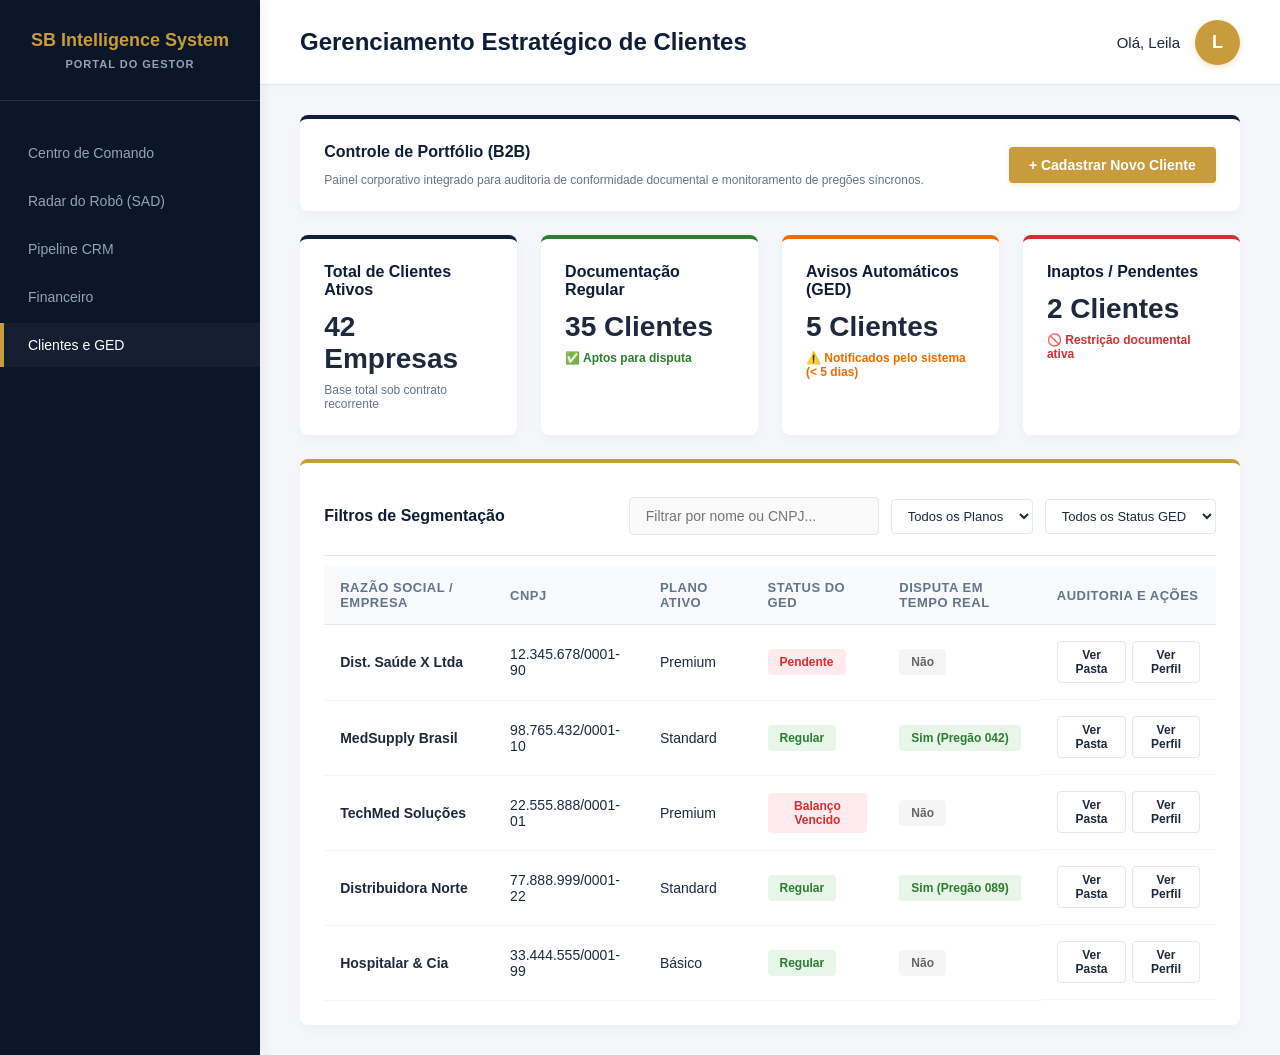
<file: views/gestor/clientes-ged.html>
<!DOCTYPE html>
<html lang="pt-BR">
<head>
    <meta charset="UTF-8">
    <meta name="viewport" content="width=device-width, initial-scale=1.0">
    <title>Sua Página | SB Intelligence</title>
    <link rel="stylesheet" href="../../assets/css/style.css">
</head>
<body>
    <div class="app-container">
        <aside class="sidebar">
            <div class="sidebar-logo">
                <span class="logo-main">SB Intelligence System</span>
                <span class="logo-subtitle">Portal do Gestor</span>
            </div>
            <nav>
                <a href="dashboard-admin.html" class="nav-link">Centro de Comando</a>
                <a href="editais-sugeridos.html" class="nav-link">Radar do Robô (SAD)</a>
                <a href="pipeline-crm.html" class="nav-link">Pipeline CRM</a>
                <a href="financeiro.html" class="nav-link">Financeiro</a>
                <a href="clientes-ged.html" class="nav-link active">Clientes e GED</a>
            </nav>
        </aside>

        <main class="main-wrapper">
            <header class="top-header">
                <div class="header-left">
                    <h2>Gerenciamento Estratégico de Clientes</h2>
                </div>
                <div class="header-right">
                    <div class="user-profile">
                        <span>Olá, Leila</span>
                        <div class="avatar">L</div>
                    </div>
                </div>
            </header>

            <section class="container">
                
                <div class="card accent-azul">
                    <div style="display: flex; justify-content: space-between; align-items: center;">
                        <div>
                            <h3 class="card-title">Controle de Portfólio (B2B)</h3>
                            <p class="text-detail">Painel corporativo integrado para auditoria de conformidade documental e monitoramento de pregões síncronos.</p>
                        </div>
                        <button class="btn-novo">+ Cadastrar Novo Cliente</button>
                    </div>
                </div>

                <div class="kpi-grid">
                    <div class="card accent-azul">
                        <h3 class="card-title">Total de Clientes Ativos</h3>
                        <h2>42 Empresas</h2>
                        <p class="text-detail">Base total sob contrato recorrente</p>
                    </div>
                    
                    <div class="card accent-verde">
                        <h3 class="card-title">Documentação Regular</h3>
                        <h2>35 Clientes</h2>
                        <p style="color: var(--sucesso); font-size: 12px; font-weight: 600;">✅ Aptos para disputa</p>
                    </div>
                    
                    <div class="card accent-laranja">
                        <h3 class="card-title">Avisos Automáticos (GED)</h3>
                        <h2>5 Clientes</h2>
                        <p style="color: var(--alerta); font-size: 12px; font-weight: 600;">⚠️ Notificados pelo sistema (&lt; 5 dias)</p>
                    </div>
                    
                    <div class="card accent-vermelho">
                        <h3 class="card-title">Inaptos / Pendentes</h3>
                        <h2>2 Clientes</h2>
                        <p style="color: var(--erro); font-size: 12px; font-weight: 600;">🚫 Restrição documental ativa</p>
                    </div>
                </div>

                <div class="card accent-dourado">
                    <div class="card-header" style="display: flex; justify-content: space-between; align-items: center; padding: 10px 0 20px 0; border-bottom: 1px solid var(--borda);">
                        <h3 class="card-title" style="margin-bottom: 0;">Filtros de Segmentação</h3>
                        
                        <div class="crm-filter-group">
                            <input type="text" class="search-bar" id="searchClient" placeholder="Filtrar por nome ou CNPJ..." style="width: 250px;">
                            <select class="select-filter" id="filterPlan">
                                <option value="">Todos os Planos</option>
                                <option value="Premium">Premium</option>
                                <option value="Standard">Standard</option>
                                <option value="Básico">Básico</option>
                            </select>
                            <select class="select-filter" id="filterStatus">
                                <option value="">Todos os Status GED</option>
                                <option value="Regular">Regular</option>
                                <option value="Pendente">Pendente</option>
                                <option value="Vencido">Vencido</option>
                            </select>
                        </div>
                    </div>

                    <table class="table-base">
                        <thead>
                            <tr>
                                <th>Razão Social / Empresa</th>
                                <th>CNPJ</th>
                                <th>Plano Ativo</th>
                                <th>Status do GED</th>
                                <th>Disputa em Tempo Real</th>
                                <th>Auditoria e Ações</th>
                            </tr>
                        </thead>
                        <tbody id="clientTableBody">
                            <tr>
                                <td><strong>Dist. Saúde X Ltda</strong></td>
                                <td>12.345.678/0001-90</td>
                                <td>Premium</td>
                                <td><span class="badge erro">Pendente</span></td>
                                <td><span class="badge alerta" style="background-color: #f5f5f5; color: #666;">Não</span></td>
                                <td class="btn-action-group">
                                    <button class="btn-table" onclick="location.href='../cliente/meu-ged.html'">Ver Pasta</button>
                                    <button class="btn-table">Ver Perfil</button>
                                </td>
                            </tr>
                            <tr>
                                <td><strong>MedSupply Brasil</strong></td>
                                <td>98.765.432/0001-10</td>
                                <td>Standard</td>
                                <td><span class="badge ok">Regular</span></td>
                                <td><span class="badge ok">Sim (Pregão 042)</span></td>
                                <td class="btn-action-group">
                                    <button class="btn-table" onclick="location.href='../cliente/meu-ged.html'">Ver Pasta</button>
                                    <button class="btn-table">Ver Perfil</button>
                                </td>
                            </tr>
                            <tr>
                                <td><strong>TechMed Soluções</strong></td>
                                <td>22.555.888/0001-01</td>
                                <td>Premium</td>
                                <td><span class="badge erro">Balanço Vencido</span></td>
                                <td><span class="badge alerta" style="background-color: #f5f5f5; color: #666;">Não</span></td>
                                <td class="btn-action-group">
                                    <button class="btn-table" onclick="location.href='../cliente/meu-ged.html'">Ver Pasta</button>
                                    <button class="btn-table">Ver Perfil</button>
                                </td>
                            </tr>
                            <tr>
                                <td><strong>Distribuidora Norte</strong></td>
                                <td>77.888.999/0001-22</td>
                                <td>Standard</td>
                                <td><span class="badge ok">Regular</span></td>
                                <td><span class="badge ok">Sim (Pregão 089)</span></td>
                                <td class="btn-action-group">
                                    <button class="btn-table" onclick="location.href='../cliente/meu-ged.html'">Ver Pasta</button>
                                    <button class="btn-table">Ver Perfil</button>
                                </td>
                            </tr>
                            <tr>
                                <td><strong>Hospitalar & Cia</strong></td>
                                <td>33.444.555/0001-99</td>
                                <td>Básico</td>
                                <td><span class="badge ok">Regular</span></td>
                                <td><span class="badge alerta" style="background-color: #f5f5f5; color: #666;">Não</span></td>
                                <td class="btn-action-group">
                                    <button class="btn-table" onclick="location.href='../cliente/meu-ged.html'">Ver Pasta</button>
                                    <button class="btn-table">Ver Perfil</button>
                                </td>
                            </tr>
                        </tbody>
                    </table>
                </div>

            </section>
        </main>
    </div>

    <script>
        document.getElementById('searchClient').addEventListener('keyup', filterCRMTable);
        document.getElementById('filterPlan').addEventListener('change', filterCRMTable);
        document.getElementById('filterStatus').addEventListener('change', filterCRMTable);

        function filterCRMTable() {
            let textFilter = document.getElementById('searchClient').value.toLowerCase();
            let planFilter = document.getElementById('filterPlan').value.toLowerCase();
            let statusFilter = document.getElementById('filterStatus').value.toLowerCase();

            let rows = document.querySelectorAll('#clientTableBody tr');
            
            rows.forEach(row => {
                let rowText = row.innerText.toLowerCase();
                let matchesText = rowText.includes(textFilter);
                let matchesPlan = planFilter === "" || rowText.includes(planFilter);
                let matchesStatus = statusFilter === "" || rowText.includes(statusFilter);

                if (matchesText && matchesPlan && matchesStatus) {
                    row.style.display = '';
                } else {
                    row.style.display = 'none';
                }
            });
        }
    </script>
</body>
</html>
</file>
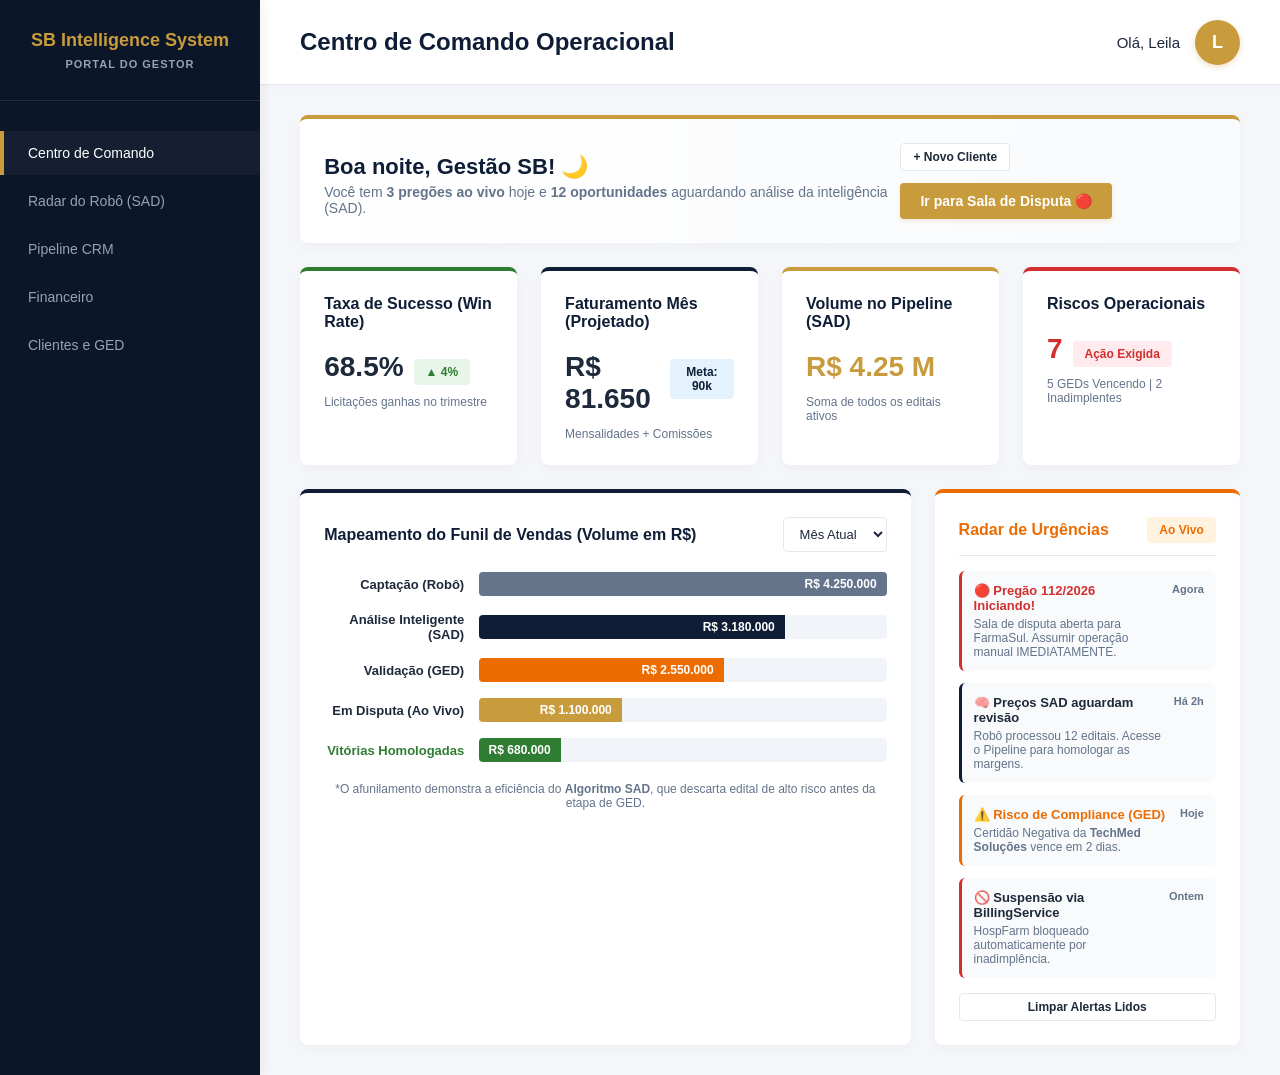
<file: views/gestor/dashboard-admin.html>
<!DOCTYPE html>
<html lang="pt-BR">
<head>
    <meta charset="UTF-8">
    <meta name="viewport" content="width=device-width, initial-scale=1.0">
    <title>Centro de Comando | SB Intelligence</title>
    <link rel="stylesheet" href="../../assets/css/style.css">
    <style>
        /* ==========================================
           ESTILOS ESPECÍFICOS DO DASHBOARD (GRÁFICOS CSS)
           ========================================== */
        .dashboard-grid {
            display: grid;
            grid-template-columns: 2fr 1fr; /* O gráfico ocupa 2/3, a agenda 1/3 */
            gap: 24px;
        }

        @media (max-width: 1200px) {
            .dashboard-grid { grid-template-columns: 1fr; }
        }

        /* Gráfico de Funil Horizontal em CSS */
        .funnel-container {
            display: flex;
            flex-direction: column;
            gap: 16px;
            margin-top: 16px;
        }

        .funnel-stage {
            display: flex;
            align-items: center;
            gap: 15px;
        }

        .funnel-label {
            width: 140px;
            font-size: 13px;
            font-weight: 600;
            color: var(--texto-escuro);
            text-align: right;
        }

        .funnel-bar-wrapper {
            flex: 1;
            background-color: #F1F5F9;
            border-radius: 4px;
            height: 24px;
            overflow: hidden;
            display: flex;
            align-items: center;
        }

        .funnel-bar {
            height: 100%;
            display: flex;
            align-items: center;
            justify-content: flex-end;
            padding-right: 10px;
            color: white;
            font-size: 12px;
            font-weight: bold;
            transition: width 0.5s ease-in-out;
        }

        /* Lista de Urgências (To-Do List do Gestor) */
        .urgency-list {
            display: flex;
            flex-direction: column;
            gap: 12px;
            margin-top: 15px;
        }

        .urgency-item {
            display: flex;
            align-items: flex-start;
            gap: 12px;
            padding: 12px;
            border-radius: 6px;
            background-color: #F8FAFC;
            border-left: 3px solid var(--borda);
            transition: background 0.2s;
        }

        .urgency-item:hover { background-color: #F1F5F9; }
        .urgency-item.critical { border-left-color: var(--erro); }
        .urgency-item.warning { border-left-color: var(--alerta); }
        .urgency-item.action { border-left-color: var(--azul-principal); }

        .urgency-content h4 { font-size: 13px; color: var(--texto-escuro); margin-bottom: 4px; }
        .urgency-content p { font-size: 12px; color: var(--texto-secundario); }
        
        .urgency-time {
            margin-left: auto;
            font-size: 11px;
            font-weight: 600;
            color: var(--texto-secundario);
            white-space: nowrap;
        }
    </style>
</head>
<body>
    <div class="app-container">
        <aside class="sidebar">
            <div class="sidebar-logo">
            <span class="logo-main">SB Intelligence System</span>
            <span class="logo-subtitle">Portal do Gestor</span>
            </div>
            <nav>
                <a href="dashboard-admin.html" class="nav-link active">Centro de Comando</a>
                <a href="editais-sugeridos.html" class="nav-link">Radar do Robô (SAD)</a>
                <a href="pipeline-crm.html" class="nav-link">Pipeline CRM</a>
                <a href="financeiro.html" class="nav-link">Financeiro</a>
                <a href="clientes-ged.html" class="nav-link">Clientes e GED</a>
            </nav>
        </aside>

        <main class="main-wrapper">
            <header class="top-header">
                <div class="header-left">
                    <h2>Centro de Comando Operacional</h2>
                </div>
                <div class="header-right">
                    <div class="user-profile"><span>Olá, Leila</span><div class="avatar">L</div></div>
                </div>
            </header>

            <section class="container">
                
                <div class="card accent-dourado" style="background: linear-gradient(to right, #ffffff, #F8FAFC);">
                    <div style="display: flex; justify-content: space-between; align-items: center; width: 100%;">
                        <div>
                            <h2 id="greetingTitle" style="color: var(--azul-principal); font-size: 22px; margin-bottom: 4px;">Olá, Gestão SB!</h2>
                            <p class="text-detail" style="font-size: 14px;">Você tem <strong>3 pregões ao vivo</strong> hoje e <strong>12 oportunidades</strong> aguardando análise da inteligência (SAD).</p>
                        </div>
                        <div class="crm-filter-group">
                            <button class="btn-table" onclick="location.href='clientes-ged.html'">+ Novo Cliente</button>
                            <button class="btn-novo" onclick="location.href='pipeline-crm.html'">Ir para Sala de Disputa 🔴</button>
                        </div>
                    </div>
                </div>

                <div class="kpi-grid">
                    <div class="card accent-verde">
                        <h3 class="card-title">Taxa de Sucesso (Win Rate)</h3>
                        <div style="display: flex; align-items: baseline; gap: 10px;">
                            <h2>68.5%</h2>
                            <span class="badge sucesso">▲ 4%</span>
                        </div>
                        <p class="text-detail">Licitações ganhas no trimestre</p>
                    </div>
                    
                    <div class="card accent-azul">
                        <h3 class="card-title">Faturamento Mês (Projetado)</h3>
                        <div style="display: flex; align-items: baseline; gap: 10px;">
                            <h2>R$ 81.650</h2>
                            <span class="badge" style="background:#E3F2FD; color:var(--azul-principal);">Meta: 90k</span>
                        </div>
                        <p class="text-detail">Mensalidades + Comissões</p>
                    </div>
                    
                    <div class="card accent-dourado">
                        <h3 class="card-title">Volume no Pipeline (SAD)</h3>
                        <div style="display: flex; align-items: baseline; gap: 10px;">
                            <h2 style="color: var(--dourado);">R$ 4.25 M</h2>
                        </div>
                        <p class="text-detail">Soma de todos os editais ativos</p>
                    </div>
                    
                    <div class="card accent-vermelho">
                        <h3 class="card-title">Riscos Operacionais</h3>
                        <div style="display: flex; align-items: baseline; gap: 10px;">
                            <h2 style="color: var(--erro);">7</h2>
                            <span class="badge erro">Ação Exigida</span>
                        </div>
                        <p class="text-detail">5 GEDs Vencendo | 2 Inadimplentes</p>
                    </div>
                </div>

                <div class="dashboard-grid">
                    
                    <div class="card accent-azul">
                        <div style="display: flex; justify-content: space-between; align-items: center; margin-bottom: 20px;">
                            <h3 class="card-title" style="margin: 0;">Mapeamento do Funil de Vendas (Volume em R$)</h3>
                            <select class="select-filter"><option>Mês Atual</option><option>Trimestre</option></select>
                        </div>
                        
                        <div class="funnel-container">
                            <div class="funnel-stage">
                                <div class="funnel-label">Captação (Robô)</div>
                                <div class="funnel-bar-wrapper">
                                    <div class="funnel-bar" style="width: 100%; background-color: var(--texto-secundario);">R$ 4.250.000</div>
                                </div>
                            </div>
                            
                            <div class="funnel-stage">
                                <div class="funnel-label">Análise Inteligente (SAD)</div>
                                <div class="funnel-bar-wrapper">
                                    <div class="funnel-bar" style="width: 75%; background-color: var(--azul-principal);">R$ 3.180.000</div>
                                </div>
                            </div>
                            
                            <div class="funnel-stage">
                                <div class="funnel-label">Validação (GED)</div>
                                <div class="funnel-bar-wrapper">
                                    <div class="funnel-bar" style="width: 60%; background-color: var(--alerta);">R$ 2.550.000</div>
                                </div>
                            </div>
                            
                            <div class="funnel-stage">
                                <div class="funnel-label">Em Disputa (Ao Vivo)</div>
                                <div class="funnel-bar-wrapper">
                                    <div class="funnel-bar" style="width: 35%; background-color: var(--dourado);">R$ 1.100.000</div>
                                </div>
                            </div>
                            
                            <div class="funnel-stage">
                                <div class="funnel-label" style="color: var(--sucesso);">Vitórias Homologadas</div>
                                <div class="funnel-bar-wrapper">
                                    <div class="funnel-bar" style="width: 20%; background-color: var(--sucesso);">R$ 680.000</div>
                                </div>
                            </div>
                        </div>

                        <p class="text-detail" style="margin-top: 20px; text-align: center;">
                            *O afunilamento demonstra a eficiência do <strong>Algoritmo SAD</strong>, que descarta edital de alto risco antes da etapa de GED.
                        </p>
                    </div>

                    <div class="card accent-laranja">
                        <div style="display: flex; justify-content: space-between; align-items: center; border-bottom: 1px solid var(--borda); padding-bottom: 12px;">
                            <h3 class="card-title" style="margin: 0; color: var(--alerta);">Radar de Urgências</h3>
                            <span class="badge alerta">Ao Vivo</span>
                        </div>

                        <div class="urgency-list">
                            <div class="urgency-item critical">
                                <div class="urgency-content">
                                    <h4 style="color: var(--erro);">🔴 Pregão 112/2026 Iniciando!</h4>
                                    <p>Sala de disputa aberta para FarmaSul. Assumir operação manual IMEDIATAMENTE.</p>
                                </div>
                                <span class="urgency-time">Agora</span>
                            </div>

                            <div class="urgency-item action">
                                <div class="urgency-content">
                                    <h4>🧠 Preços SAD aguardam revisão</h4>
                                    <p>Robô processou 12 editais. Acesse o Pipeline para homologar as margens.</p>
                                </div>
                                <span class="urgency-time">Há 2h</span>
                            </div>

                            <div class="urgency-item warning">
                                <div class="urgency-content">
                                    <h4 style="color: var(--alerta);">⚠️ Risco de Compliance (GED)</h4>
                                    <p>Certidão Negativa da <strong>TechMed Soluções</strong> vence em 2 dias.</p>
                                </div>
                                <span class="urgency-time">Hoje</span>
                            </div>

                            <div class="urgency-item critical">
                                <div class="urgency-content">
                                    <h4>🚫 Suspensão via BillingService</h4>
                                    <p>HospFarm bloqueado automaticamente por inadimplência.</p>
                                </div>
                                <span class="urgency-time">Ontem</span>
                            </div>
                        </div>

                        <button class="btn-table" style="width: 100%; margin-top: 15px; text-align: center;">Limpar Alertas Lidos</button>
                    </div>
                </div>

            </section>
        </main>
    </div>

    <script>
        function atualizarSaudacao() {
            const horaAtual = new Date().getHours();
            let saudacao = "";
            let emoji = "";

            if (horaAtual >= 5 && horaAtual < 12) {
                saudacao = "Bom dia";
                emoji = "☕";
            } else if (horaAtual >= 12 && horaAtual < 18) {
                saudacao = "Boa tarde";
                emoji = "☀️";
            } else {
                saudacao = "Boa noite";
                emoji = "🌙";
            }

            document.getElementById("greetingTitle").innerHTML = `${saudacao}, Gestão SB! ${emoji}`;
        }

        // Executa a função assim que a página carrega
        atualizarSaudacao();
    </script>
</body>
</html>
</file>
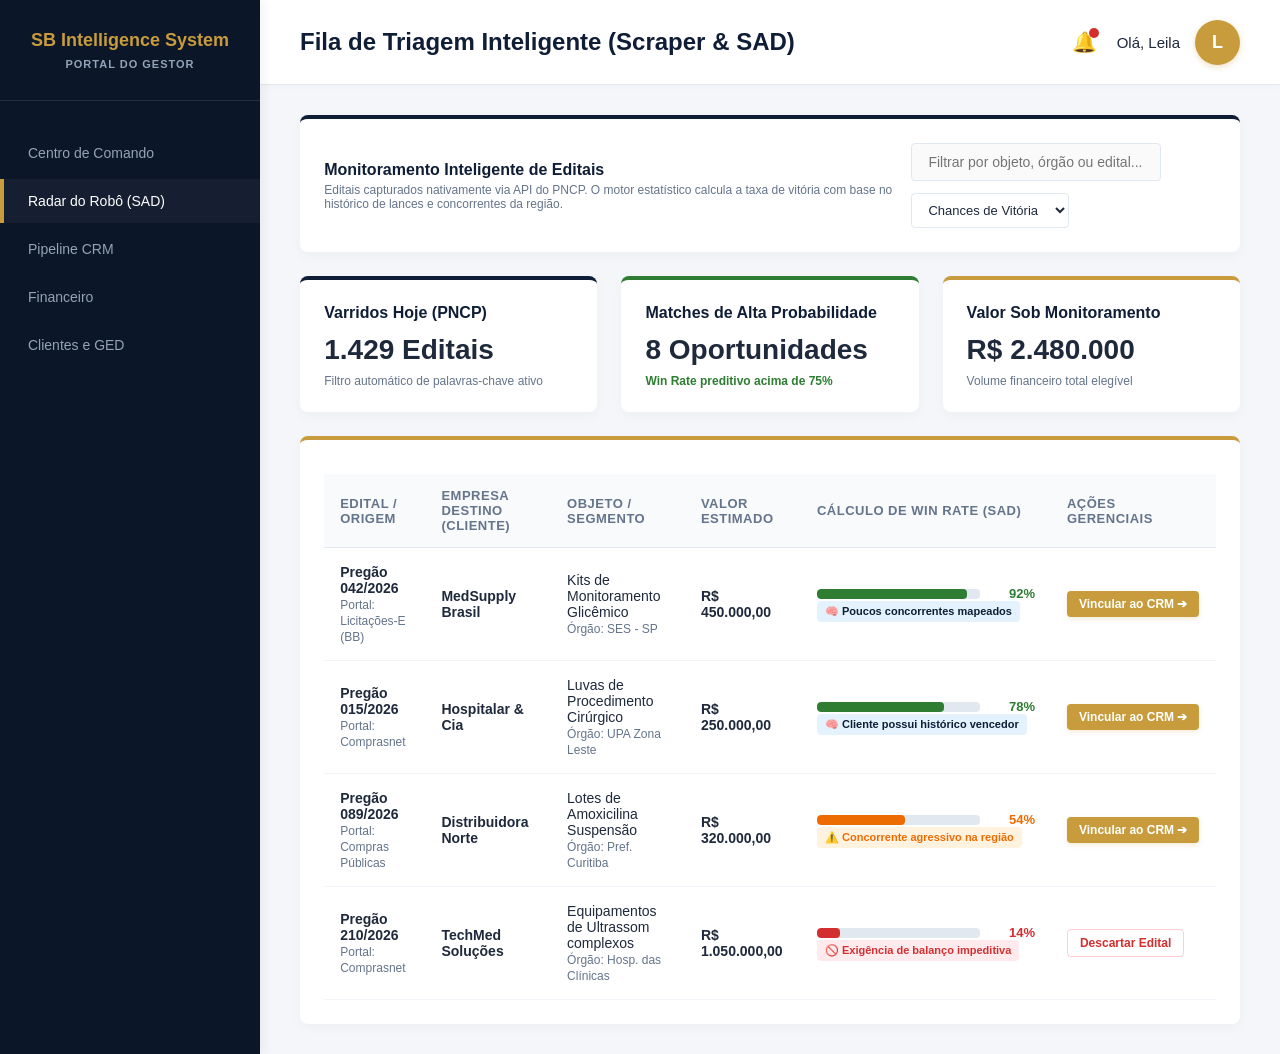
<file: views/gestor/editais-sugeridos.html>
<!DOCTYPE html>
<html lang="pt-BR">
<head>
    <meta charset="UTF-8">
    <meta name="viewport" content="width=device-width, initial-scale=1.0">
    <title>Radar de Editais e Predição | SB Intelligence</title>
    <link rel="stylesheet" href="../../assets/css/style.css">
    <style>
        /* Estilos específicos para os medidores visuais de taxa de vitória */
        .win-rate-container {
            display: flex;
            align-items: center;
            gap: 10px;
            width: 100%;
        }

        .progress-bar-bg {
            background-color: #E2E8F0;
            border-radius: 4px;
            flex: 1;
            height: 10px;
            overflow: hidden;
        }

        .progress-bar-fill {
            height: 100%;
            border-radius: 4px;
            transition: width 0.5s ease-in-out;
        }

        .rate-text {
            font-size: 13px;
            font-weight: 700;
            width: 45px;
            text-align: right;
        }

        /* Cores dinâmicas para as taxas */
        .rate-high { background-color: var(--sucesso); color: var(--sucesso); }
        .rate-medium { background-color: var(--alerta); color: var(--alerta); }
        .rate-low { background-color: var(--erro); color: var(--erro); }

        .ai-badge {
            background-color: #E3F2FD;
            color: var(--azul-principal);
            font-size: 11px;
            font-weight: 700;
            padding: 4px 8px;
            border-radius: 4px;
            display: inline-flex;
            align-items: center;
            gap: 4px;
        }
    </style>
</head>
<body>
    <div class="app-container">
        <aside class="sidebar">
            <div class="sidebar-logo">
                <span class="logo-main">SB Intelligence System</span>
                <span class="logo-subtitle">Portal do Gestor</span>
            </div>
            <nav> 
                <a href="dashboard-admin.html" class="nav-link">Centro de Comando</a>
                <a href="editais-sugeridos.html" class="nav-link active">Radar do Robô (SAD)</a>
                <a href="pipeline-crm.html" class="nav-link">Pipeline CRM</a>
                <a href="financeiro.html" class="nav-link">Financeiro</a>
                <a href="clientes-ged.html" class="nav-link">Clientes e GED</a>
            </nav>
        </aside>

        <main class="main-wrapper">
            <header class="top-header">
                <div class="header-left">
                    <h2>Fila de Triagem Inteligente (Scraper & SAD)</h2>
                </div>
                <div class="header-right" style="display: flex; align-items: center;">
                    <div class="notification-container" onclick="toggleNotif()">
                        <div class="notification-bell has-notification">🔔</div>
                        <div class="notif-menu" id="notifMenu">
                            <div class="notif-item"><strong>Nova Licitação:</strong> Pregão 112 encontrado!</div>
                            <div class="notif-item"><strong>GED:</strong> Alvará vence em 4 dias.</div>
                            <div class="notif-item"><strong>Financeiro:</strong> Pagamento aprovado.</div>
                        </div>
                    </div>
                    <div class="user-profile"><span>Olá, Leila</span><div class="avatar">L</div></div>
                </div>
            </header>

            <section class="container">
                
                <div class="card accent-azul">
                    <div style="display: flex; justify-content: space-between; align-items: center; width: 100%;">
                        <div>
                            <h3 class="card-title" style="margin-bottom: 4px;">Monitoramento Inteligente de Editais</h3>
                            <p class="text-detail">Editais capturados nativamente via API do PNCP. O motor estatístico calcula a taxa de vitória com base no histórico de lances e concorrentes da região.</p>
                        </div>
                        <div class="crm-filter-group">
                            <input type="text" class="search-bar" id="searchEditais" placeholder="Filtrar por objeto, órgão ou edital..." style="width: 250px;">
                            <select class="select-filter" id="filterMatch">
                                <option value="">Chances de Vitória</option>
                                <option value="Alta">Alta (> 70%)</option>
                                <option value="Média">Média (40% - 70%)</option>
                                <option value="Baixa">Baixa (< 40%)</option>
                            </select>
                        </div>
                    </div>
                </div>

                <div class="kpi-grid">
                    <div class="card accent-azul">
                        <h3 class="card-title">Varridos Hoje (PNCP)</h3>
                        <h2>1.429 Editais</h2>
                        <p class="text-detail">Filtro automático de palavras-chave ativo</p>
                    </div>
                    <div class="card accent-verde">
                        <h3 class="card-title">Matches de Alta Probabilidade</h3>
                        <h2>8 Oportunidades</h2>
                        <p class="text-detail" style="color: var(--sucesso); font-weight: 600;">Win Rate preditivo acima de 75%</p>
                    </div>
                    <div class="card accent-dourado">
                        <h3 class="card-title">Valor Sob Monitoramento</h3>
                        <h2>R$ 2.480.000</h2>
                        <p class="text-detail">Volume financeiro total elegível</p>
                    </div>
                </div>

                <div class="card accent-dourado">
                    <table class="table-base">
                        <thead>
                            <tr>
                                <th>Edital / Origem</th>
                                <th>Empresa Destino (Cliente)</th>
                                <th>Objeto / Segmento</th>
                                <th>Valor Estimado</th>
                                <th style="width: 250px;">Cálculo de Win Rate (SAD)</th>
                                <th>Ações Gerenciais</th>
                            </tr>
                        </thead>
                        <tbody id="editaisTableBody">
                            
                            <tr data-match="Alta">
                                <td>
                                    <strong>Pregão 042/2026</strong><br>
                                    <span class="text-detail">Portal: Licitações-E (BB)</span>
                                </td>
                                <td><strong>MedSupply Brasil</strong></td>
                                <td>Kits de Monitoramento Glicêmico<br><span class="text-detail">Órgão: SES - SP</span></td>
                                <td style="font-weight: 600;">R$ 450.000,00</td>
                                <td>
                                    <div class="win-rate-container">
                                        <div class="progress-bar-bg">
                                            <div class="progress-bar-fill rate-high" style="width: 92%;"></div>
                                        </div>
                                        <span class="rate-text" style="color: var(--sucesso);">92%</span>
                                    </div>
                                    <span class="ai-badge">🧠 Poucos concorrentes mapeados</span>
                                </td>
                                <td>
                                    <button class="btn-novo" style="padding: 6px 12px; font-size: 12px;" onclick="vincularCRM(this, 'ED-042')">Vincular ao CRM ➔</button>
                                </td>
                            </tr>

                            <tr data-match="Alta">
                                <td>
                                    <strong>Pregão 015/2026</strong><br>
                                    <span class="text-detail">Portal: Comprasnet</span>
                                </td>
                                <td><strong>Hospitalar & Cia</strong></td>
                                <td>Luvas de Procedimento Cirúrgico<br><span class="text-detail">Órgão: UPA Zona Leste</span></td>
                                <td style="font-weight: 600;">R$ 250.000,00</td>
                                <td>
                                    <div class="win-rate-container">
                                        <div class="progress-bar-bg">
                                            <div class="progress-bar-fill rate-high" style="width: 78%;"></div>
                                        </div>
                                        <span class="rate-text" style="color: var(--sucesso);">78%</span>
                                    </div>
                                    <span class="ai-badge">🧠 Cliente possui histórico vencedor</span>
                                </td>
                                <td>
                                    <button class="btn-novo" style="padding: 6px 12px; font-size: 12px;" onclick="vincularCRM(this, 'ED-015')">Vincular ao CRM ➔</button>
                                </td>
                            </tr>

                            <tr data-match="Média">
                                <td>
                                    <strong>Pregão 089/2026</strong><br>
                                    <span class="text-detail">Portal: Compras Públicas</span>
                                </td>
                                <td><strong>Distribuidora Norte</strong></td>
                                <td>Lotes de Amoxicilina Suspensão<br><span class="text-detail">Órgão: Pref. Curitiba</span></td>
                                <td style="font-weight: 600;">R$ 320.000,00</td>
                                <td>
                                    <div class="win-rate-container">
                                        <div class="progress-bar-bg">
                                            <div class="progress-bar-fill rate-medium" style="width: 54%;"></div>
                                        </div>
                                        <span class="rate-text" style="color: var(--alerta);">54%</span>
                                    </div>
                                    <span class="ai-badge" style="background-color: #FFF3E0; color: var(--alerta);">⚠️ Concorrente agressivo na região</span>
                                </td>
                                <td>
                                    <button class="btn-novo" style="padding: 6px 12px; font-size: 12px;" onclick="vincularCRM(this, 'ED-089')">Vincular ao CRM ➔</button>
                                </td>
                            </tr>

                            <tr data-match="Baixa">
                                <td>
                                    <strong>Pregão 210/2026</strong><br>
                                    <span class="text-detail">Portal: Comprasnet</span>
                                </td>
                                <td><strong>TechMed Soluções</strong></td>
                                <td>Equipamentos de Ultrassom complexos<br><span class="text-detail">Órgão: Hosp. das Clínicas</span></td>
                                <td style="font-weight: 600;">R$ 1.050.000,00</td>
                                <td>
                                    <div class="win-rate-container">
                                        <div class="progress-bar-bg">
                                            <div class="progress-bar-fill rate-low" style="width: 14%;"></div>
                                        </div>
                                        <span class="rate-text" style="color: var(--erro);">14%</span>
                                    </div>
                                    <span class="ai-badge" style="background-color: #FFEBEE; color: var(--erro);">🚫 Exigência de balanço impeditiva</span>
                                </td>
                                <td>
                                    <button class="btn-table" style="color: var(--erro); border-color: #FFCDD2;" onclick="descartarEdital(this)">Descartar Edital</button>
                                </td>
                            </tr>

                        </tbody>
                    </table>
                </div>

            </section>
        </main>
    </div>

    <script>
        // Filtro de Busca Cruzada
        document.getElementById('searchEditais').addEventListener('keyup', filterTable);
        document.getElementById('filterMatch').addEventListener('change', filterTable);

        function filterTable() {
            let textFilter = document.getElementById('searchEditais').value.toLowerCase();
            let matchFilter = document.getElementById('filterMatch').value;
            let rows = document.querySelectorAll('#editaisTableBody tr');

            rows.forEach(row => {
                let rowText = row.innerText.toLowerCase();
                let rowMatch = row.getAttribute('data-match');
                
                let matchesText = rowText.includes(textFilter);
                let matchesMatch = matchFilter === "" || rowMatch === matchFilter;

                row.style.display = (matchesText && matchesMatch) ? '' : 'none';
            });
        }

        // Simulação de Envio para a Esteira Comercial (CRM)
        function vincularCRM(btn, id) {
            btn.innerHTML = "Vinculado ✓";
            btn.style.backgroundColor = "var(--texto-secundario)";
            btn.disabled = true;
            alert(`Sucesso! A oportunidade ${id} foi injetada diretamente na primeira coluna (Captação) do Pipeline CRM do consultor responsável.`);
        }

        function descartarEdital(btn) {
            if(confirm("Deseja ocultar este edital devido à baixa probabilidade de ganho?")) {
                let tr = btn.closest('tr');
                tr.style.opacity = '0.4';
                btn.disabled = true;
                btn.innerText = "Descartado";
            }
        }

        // Funções do Sino de Notificação
        function toggleNotif() {
            document.getElementById('notifMenu').classList.toggle('active');
            document.querySelector('.notification-bell').classList.remove('has-notification');
        }

        window.onclick = function(event) {
            if (!event.target.matches('.notification-bell')) {
                document.querySelectorAll(".notif-menu").forEach(m => m.classList.remove('active'));
            }
        }
    </script>
</body>
</html>
</file>
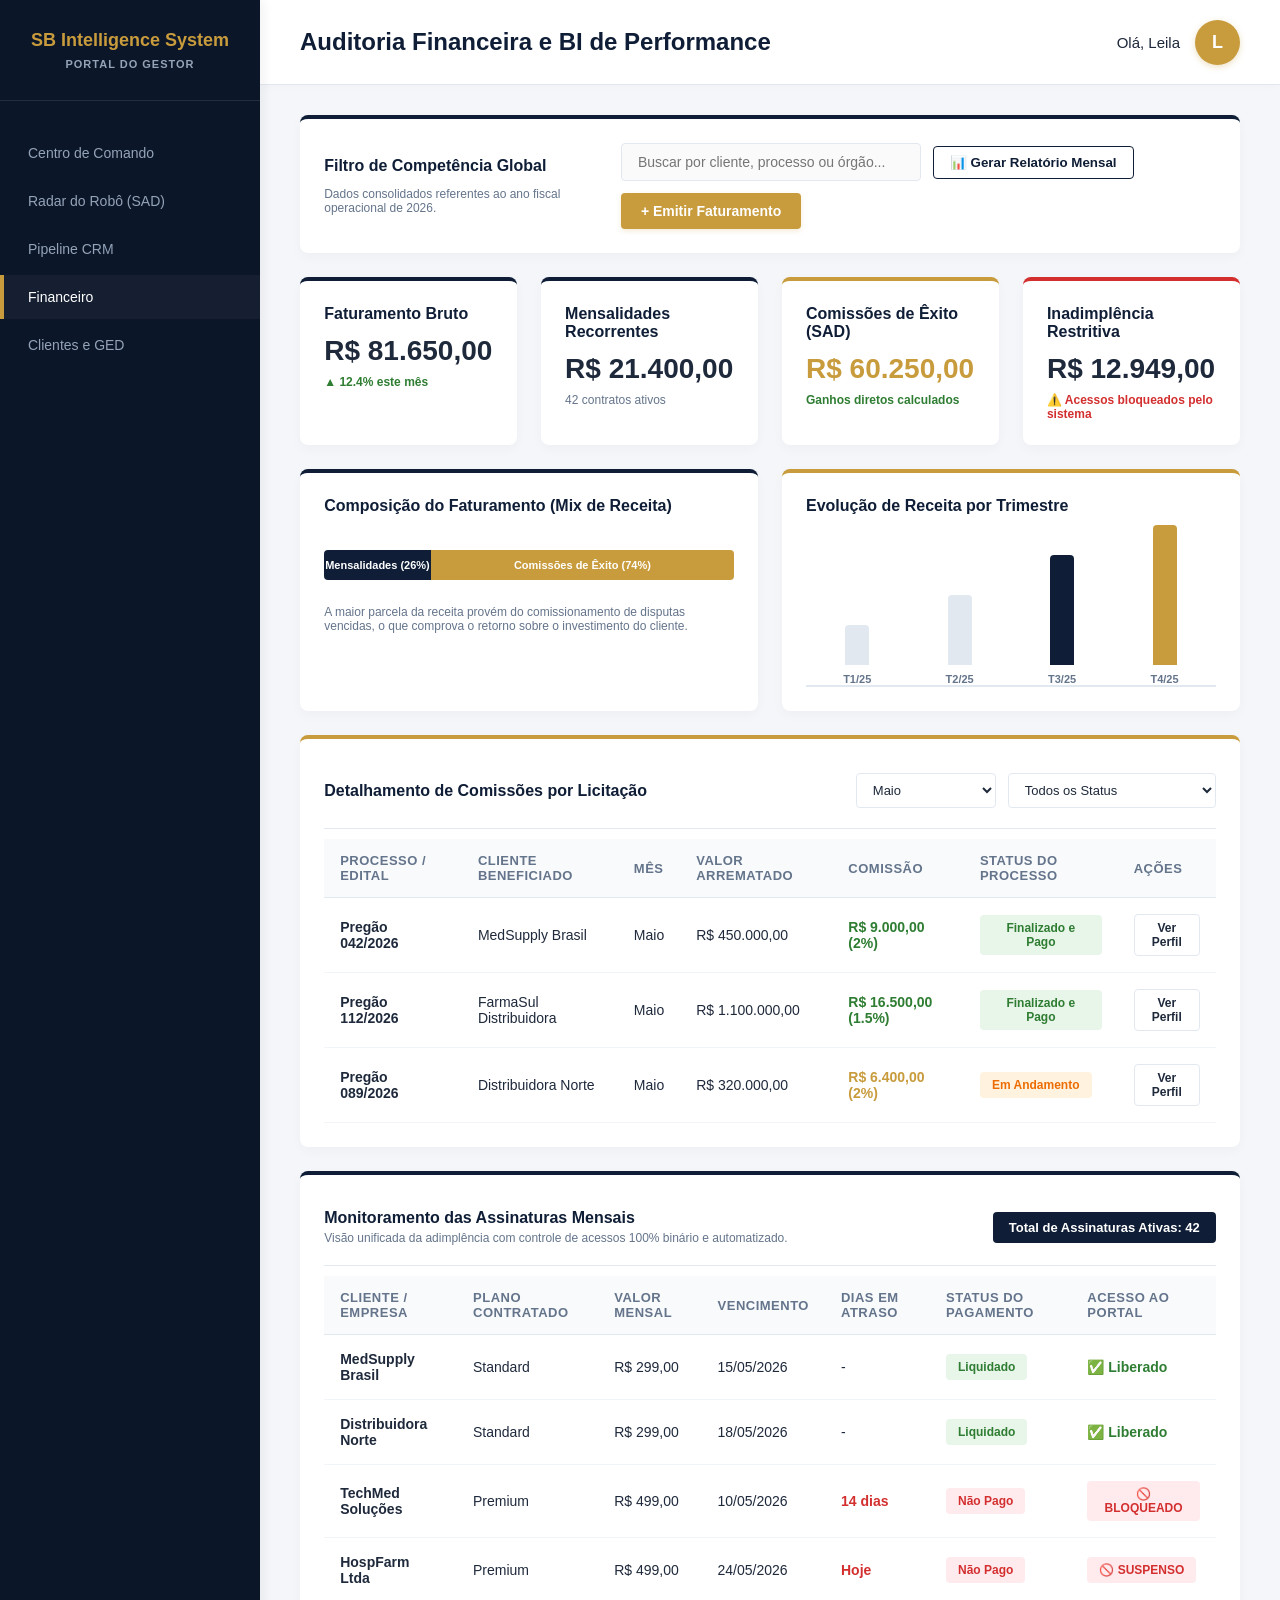
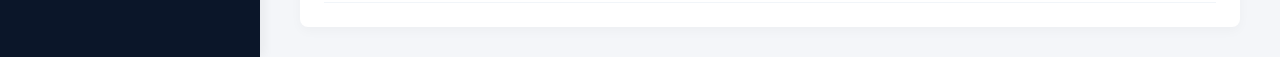
<file: views/gestor/financeiro.html>
<!DOCTYPE html>
<html lang="pt-BR">
<head>
    <meta charset="UTF-8">
    <meta name="viewport" content="width=device-width, initial-scale=1.0">
    <title>Gestão Financeira e BI | SB Intelligence</title>
    <link rel="stylesheet" href="../../assets/css/style.css">
    <style>
        /* Apenas as estilizações específicas das barras gráficas de BI desta página */
        .finance-grid-split {
            display: grid;
            grid-template-columns: 1fr 1fr;
            gap: 24px;
        }
        .chart-bar-vertical {
            display: flex;
            align-items: flex-end;
            justify-content: space-around;
            height: 160px;
            padding-top: 20px;
            border-bottom: 2px solid var(--borda);
        }
        .bar-group {
            display: flex;
            flex-direction: column;
            align-items: center;
            gap: 8px;
            width: 60px;
        }
        .bar {
            width: 24px;
            border-radius: 4px 4px 0 0;
            transition: height 0.3s;
        }
        .bar-label { 
            font-size: 11px; 
            color: var(--texto-secundario); 
            font-weight: 600; 
        }
        
        /* Botão secundário vazado exclusivo de relatório */
        .btn-relatorio {
            background-color: transparent;
            color: var(--azul-principal);
            border: 1px solid var(--azul-principal);
            padding: 8px 16px;
            border-radius: 4px;
            font-weight: 600;
            cursor: pointer;
            transition: 0.3s;
        }
        .btn-relatorio:hover {
            background-color: var(--azul-principal);
            color: var(--branco);
        }
    </style>
</head>
<body>
    <div class="app-container">
        <aside class="sidebar">
            <div class="sidebar-logo">
            <span class="logo-main">SB Intelligence System</span>
            <span class="logo-subtitle">Portal do Gestor</span>
            </div>
            <nav>
                <a href="dashboard-admin.html" class="nav-link">Centro de Comando</a>
                <a href="editais-sugeridos.html" class="nav-link">Radar do Robô (SAD)</a>
                <a href="pipeline-crm.html" class="nav-link">Pipeline CRM</a>
                <a href="financeiro.html" class="nav-link active">Financeiro</a>
                <a href="clientes-ged.html" class="nav-link">Clientes e GED</a>
            </nav>
        </aside>

        <main class="main-wrapper">
            <header class="top-header">
                <div class="header-left">
                    <h2>Auditoria Financeira e BI de Performance</h2>
                </div>
                <div class="header-right">
                    <div class="user-profile">
                        <span>Olá, Leila</span>
                        <div class="avatar">L</div>
                    </div>
                </div>
            </header>

            <section class="container">
                
                <div class="card accent-azul">
                    <div style="display: flex; justify-content: space-between; align-items: center; width: 100%;">
                        <div>
                            <h3 class="card-title">Filtro de Competência Global</h3>
                            <p class="text-detail">Dados consolidados referentes ao ano fiscal operacional de 2026.</p>
                        </div>
                        <div class="crm-filter-group">
                            <input type="text" class="search-bar" id="searchFinance" placeholder="Buscar por cliente, processo ou órgão..." style="width: 300px;">
                            <button class="btn-relatorio" onclick="alert('Gerando Relatório Financeiro Consolidado (PDF)...')">📊 Gerar Relatório Mensal</button>
                            <button class="btn-novo">+ Emitir Faturamento</button>
                        </div>
                    </div>
                </div>

                <div class="kpi-grid">
                    <div class="card accent-azul">
                        <h3 class="card-title">Faturamento Bruto</h3>
                        <h2>R$ 81.650,00</h2>
                        <p style="color: var(--sucesso); font-size: 12px; font-weight: 600;">▲ 12.4% este mês</p>
                    </div>
                    <div class="card accent-azul">
                        <h3 class="card-title">Mensalidades Recorrentes</h3>
                        <h2>R$ 21.400,00</h2>
                        <p class="text-detail">42 contratos ativos</p>
                    </div>
                    <div class="card accent-dourado">
                        <h3 class="card-title">Comissões de Êxito (SAD)</h3>
                        <h2 style="color: var(--dourado);">R$ 60.250,00</h2>
                        <p style="color: var(--sucesso); font-size: 12px; font-weight: 600;">Ganhos diretos calculados</p>
                    </div>
                    <div class="card accent-vermelho">
                        <h3 class="card-title">Inadimplência Restritiva</h3>
                        <h2>R$ 12.949,00</h2>
                        <p style="color: var(--erro); font-size: 12px; font-weight: 600;">⚠️ Acessos bloqueados pelo sistema</p>
                    </div>
                </div>

                <div class="finance-grid-split">
                    <div class="card accent-azul">
                        <h3 class="card-title">Composição do Faturamento (Mix de Receita)</h3>
                        <div style="display: flex; height: 30px; border-radius: 4px; overflow: hidden; margin: 35px 0 25px 0;">
                            <div style="width: 26%; background-color: var(--azul-principal); display: flex; align-items: center; justify-content: center; color: white; font-size: 11px; font-weight: bold;">Mensalidades (26%)</div>
                            <div style="width: 74%; background-color: var(--dourado); display: flex; align-items: center; justify-content: center; color: white; font-size: 11px; font-weight: bold;">Comissões de Êxito (74%)</div>
                        </div>
                        <p class="text-detail">A maior parcela da receita provém do comissionamento de disputas vencidas, o que comprova o retorno sobre o investimento do cliente.</p>
                    </div>

                    <div class="card accent-dourado">
                        <h3 class="card-title">Evolução de Receita por Trimestre</h3>
                        <div class="chart-bar-vertical">
                            <div class="bar-group"><div class="bar" style="height: 40px; background-color: var(--borda);"></div><span class="bar-label">T1/25</span></div>
                            <div class="bar-group"><div class="bar" style="height: 70px; background-color: var(--borda);"></div><span class="bar-label">T2/25</span></div>
                            <div class="bar-group"><div class="bar" style="height: 110px; background-color: var(--azul-principal);"></div><span class="bar-label">T3/25</span></div>
                            <div class="bar-group"><div class="bar" style="height: 140px; background-color: var(--dourado);"></div><span class="bar-label">T4/25</span></div>
                        </div>
                    </div>
                </div>

                <div class="card accent-dourado">
                    <div class="card-header" style="display: flex; justify-content: space-between; align-items: center; padding: 10px 0 20px 0; border-bottom: 1px solid var(--borda);">
                        <h3 class="card-title" style="margin-bottom: 0;">Detalhamento de Comissões por Licitação</h3>
                        
                        <div class="crm-filter-group">
                            <select class="select-filter" id="filterMonth">
                                <option value="">Todos os Meses</option>
                                <option value="Janeiro">Janeiro</option>
                                <option value="Fevereiro">Fevereiro</option>
                                <option value="Março">Março</option>
                                <option value="Abril">Abril</option>
                                <option value="Maio" selected>Maio</option>
                            </select>
                            <select class="select-filter" id="filterStatus">
                                <option value="">Todos os Status</option>
                                <option value="Finalizado e Pago">Processo Finalizado e Pago</option>
                                <option value="Em Andamento">Processo em Andamento</option>
                            </select>
                        </div>
                    </div>

                    <table class="table-base">
                        <thead>
                            <tr>
                                <th>Processo / Edital</th>
                                <th>Cliente Beneficiado</th>
                                <th>Mês</th>
                                <th>Valor Arrematado</th>
                                <th>Comissão</th>
                                <th>Status do Processo</th>
                                <th>Ações</th>
                            </tr>
                        </thead>
                        <tbody id="commissionTableBody">
                            <tr>
                                <td><strong>Pregão 042/2026</strong></td>
                                <td>MedSupply Brasil</td>
                                <td>Maio</td>
                                <td>R$ 450.000,00</td>
                                <td style="color: var(--sucesso); font-weight: 700;">R$ 9.000,00 (2%)</td>
                                <td><span class="badge ok">Finalizado e Pago</span></td>
                                <td><button class="btn-table" onclick="location.href='clientes-ged.html'">Ver Perfil</button></td>
                            </tr>
                            <tr>
                                <td><strong>Pregão 112/2026</strong></td>
                                <td>FarmaSul Distribuidora</td>
                                <td>Maio</td>
                                <td>R$ 1.100.000,00</td>
                                <td style="color: var(--sucesso); font-weight: 700;">R$ 16.500,00 (1.5%)</td>
                                <td><span class="badge ok">Finalizado e Pago</span></td>
                                <td><button class="btn-table" onclick="location.href='clientes-ged.html'">Ver Perfil</button></td>
                            </tr>
                            <tr>
                                <td><strong>Pregão 089/2026</strong></td>
                                <td>Distribuidora Norte</td>
                                <td>Maio</td>
                                <td>R$ 320.000,00</td>
                                <td style="color: var(--dourado); font-weight: 700;">R$ 6.400,00 (2%)</td>
                                <td><span class="badge alerta">Em Andamento</span></td>
                                <td><button class="btn-table" onclick="location.href='clientes-ged.html'">Ver Perfil</button></td>
                            </tr>
                        </tbody>
                    </table>
                </div>

                <div class="card accent-azul">
                    <div class="card-header" style="display: flex; justify-content: space-between; align-items: center; padding: 10px 0 20px 0; border-bottom: 1px solid var(--borda);">
                        <div>
                            <h3 class="card-title" style="margin-bottom: 4px;">Monitoramento das Assinaturas Mensais</h3>
                            <p class="text-detail">Visão unificada da adimplência com controle de acessos 100% binário e automatizado.</p>
                        </div>
                        <span class="badge ok" style="background-color: var(--azul-principal); color: white; font-size: 13px; padding: 8px 16px;">
                            Total de Assinaturas Ativas: 42
                        </span>
                    </div>

                    <table class="table-base">
                        <thead>
                            <tr>
                                <th>Cliente / Empresa</th>
                                <th>Plano Contratado</th>
                                <th>Valor Mensal</th>
                                <th>Vencimento</th>
                                <th>Dias em Atraso</th>
                                <th>Status do Pagamento</th>
                                <th>Acesso ao Portal</th>
                            </tr>
                        </thead>
                        <tbody id="subscriptionTableBody">
                            <tr>
                                <td><strong>MedSupply Brasil</strong></td>
                                <td>Standard</td>
                                <td>R$ 299,00</td>
                                <td>15/05/2026</td>
                                <td>-</td>
                                <td><span class="badge ok">Liquidado</span></td>
                                <td><span style="color: var(--sucesso); font-weight: 600;">✅ Liberado</span></td>
                            </tr>
                            <tr>
                                <td><strong>Distribuidora Norte</strong></td>
                                <td>Standard</td>
                                <td>R$ 299,00</td>
                                <td>18/05/2026</td>
                                <td>-</td>
                                <td><span class="badge ok">Liquidado</span></td>
                                <td><span style="color: var(--sucesso); font-weight: 600;">✅ Liberado</span></td>
                            </tr>
                            <tr>
                                <td><strong>TechMed Soluções</strong></td>
                                <td>Premium</td>
                                <td>R$ 499,00</td>
                                <td>10/05/2026</td>
                                <td style="color: var(--erro); font-weight: bold;">14 dias</td>
                                <td><span class="badge erro">Não Pago</span></td>
                                <td><span class="badge erro">🚫 BLOQUEADO</span></td>
                            </tr>
                            <tr>
                                <td><strong>HospFarm Ltda</strong></td>
                                <td>Premium</td>
                                <td>R$ 499,00</td>
                                <td>24/05/2026</td>
                                <td style="color: var(--erro); font-weight: bold;">Hoje</td>
                                <td><span class="badge erro">Não Pago</span></td>
                                <td><span class="badge erro">🚫 SUSPENSO</span></td>
                            </tr>
                        </tbody>
                    </table>
                </div>

            </section>
        </main>
    </div>

    <script>
        document.getElementById('searchFinance').addEventListener('keyup', filterTables);
        document.getElementById('filterMonth').addEventListener('change', filterTables);
        document.getElementById('filterStatus').addEventListener('change', filterTables);

        function filterTables() {
            let textFilter = document.getElementById('searchFinance').value.toLowerCase();
            let monthFilter = document.getElementById('filterMonth').value.toLowerCase();
            let statusFilter = document.getElementById('filterStatus').value.toLowerCase();

            // Filtrar Tabela de Comissões
            document.querySelectorAll('#commissionTableBody tr').forEach(row => {
                let rowText = row.innerText.toLowerCase();
                let matchesText = rowText.includes(textFilter);
                let matchesMonth = monthFilter === "" || rowText.includes(monthFilter);
                let matchesStatus = statusFilter === "" || rowText.includes(statusFilter);

                row.style.display = (matchesText && matchesMonth && matchesStatus) ? '' : 'none';
            });

            // Filtrar Tabela de Assinaturas
            document.querySelectorAll('#subscriptionTableBody tr').forEach(row => {
                let rowText = row.innerText.toLowerCase();
                row.style.display = rowText.includes(textFilter) ? '' : 'none';
            });
        }
    </script>
</body>
</html>
</file>
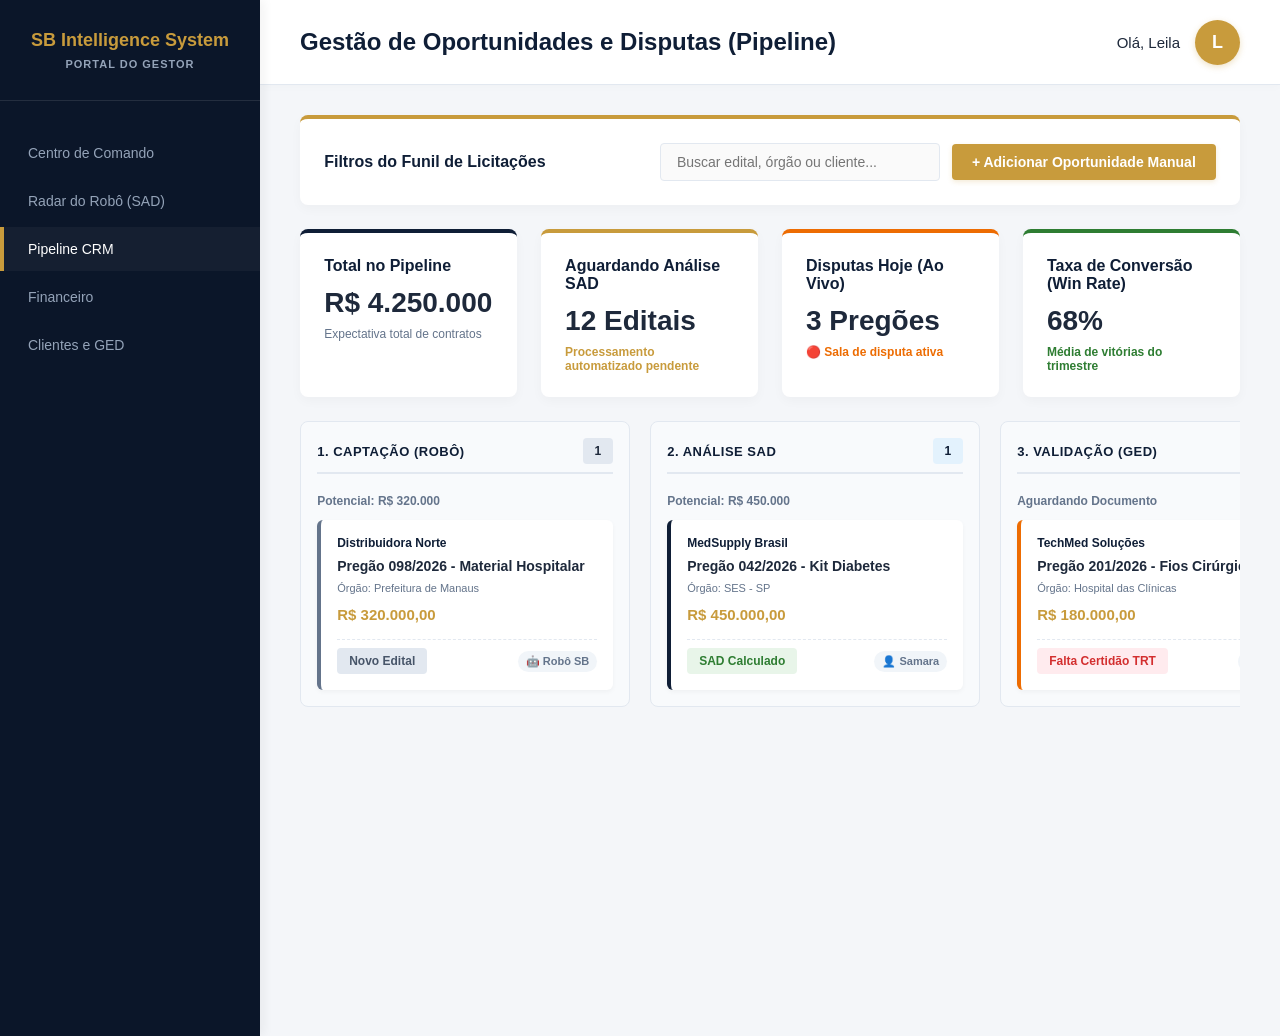
<file: views/gestor/pipeline-crm.html>
<!DOCTYPE html>
<html lang="pt-BR">
<head>
    <meta charset="UTF-8">
    <meta name="viewport" content="width=device-width, initial-scale=1.0">
    <title>Pipeline CRM | SB Intelligence</title>
    <link rel="stylesheet" href="../../assets/css/style.css">
    <style>
        /* ==========================================
           ESTILOS EXCLUSIVOS DO QUADRO KANBAN
           ========================================== */
        .kanban-board {
            display: flex;
            gap: 20px;
            overflow-x: auto;
            padding-bottom: 20px;
            align-items: flex-start;
            min-height: 65vh;
        }

        .kanban-column {
            background-color: #F8FAFC;
            border-radius: 8px;
            min-width: 330px;
            width: 330px;
            padding: 16px;
            border: 1px solid var(--borda);
            display: flex;
            flex-direction: column;
            gap: 12px;
        }

        .kanban-header {
            display: flex;
            justify-content: space-between;
            align-items: center;
            margin-bottom: 8px;
            padding-bottom: 8px;
            border-bottom: 2px solid var(--borda);
        }

        .kanban-title {
            font-size: 13px;
            font-weight: 700;
            color: var(--azul-principal);
            text-transform: uppercase;
            letter-spacing: 0.5px;
        }

        .kanban-value {
            font-size: 12px;
            color: var(--texto-secundario);
            font-weight: 600;
        }

        /* Cartão Kanban */
        .kanban-card {
            background-color: var(--branco);
            border-radius: 6px;
            padding: 16px;
            box-shadow: 0 2px 5px rgba(0,0,0,0.04);
            border-left: 4px solid var(--dourado);
            cursor: pointer;
            display: flex;
            flex-direction: column;
            gap: 8px;
            transition: transform 0.2s, box-shadow 0.2s;
        }

        .kanban-card:hover {
            transform: translateY(-2px);
            box-shadow: 0 6px 12px rgba(0,0,0,0.08);
        }

        .card-robo { border-left-color: var(--texto-secundario); }
        .card-sad { border-left-color: var(--azul-principal); }
        .card-disputa { border-left-color: var(--alerta); }
        .card-ganho { border-left-color: var(--sucesso); }

        .k-card-title { font-size: 14px; font-weight: 700; color: var(--texto-escuro); }
        .k-card-client { font-size: 12px; font-weight: 600; color: var(--azul-principal); }
        .k-card-org { font-size: 11px; color: var(--texto-secundario); }
        .k-card-value { font-size: 15px; font-weight: 700; color: var(--dourado); margin-top: 4px; }
        
        .k-card-footer {
            display: flex;
            justify-content: space-between;
            align-items: center;
            margin-top: 8px;
            padding-top: 8px;
            border-top: 1px dashed var(--borda);
        }

        .k-card-operator {
            font-size: 11px;
            font-weight: 600;
            color: var(--texto-secundario);
            background-color: #F1F5F9;
            padding: 4px 8px;
            border-radius: 12px;
            display: flex;
            align-items: center;
            gap: 4px;
        }

        /* ==========================================
           JANELA MODAL POP-UP EXPANDIDA
           ========================================== */
        .modal-overlay {
            position: fixed;
            top: 0;
            left: 0;
            width: 100vw;
            height: 100vh;
            background-color: rgba(15, 30, 54, 0.6);
            display: flex;
            align-items: center;
            justify-content: center;
            z-index: 1000;
            opacity: 0;
            pointer-events: none;
            transition: opacity 0.3s ease;
        }

        .modal-overlay.active {
            opacity: 1;
            pointer-events: auto;
        }

        .modal-container {
            background-color: var(--branco);
            width: 620px;
            max-width: 95%;
            border-radius: 8px;
            box-shadow: 0 10px 30px rgba(0,0,0,0.18);
            padding: 24px;
            display: flex;
            flex-direction: column;
            gap: 16px;
            border-top: 6px solid var(--dourado);
            transform: scale(0.9);
            transition: transform 0.3s ease;
            max-height: 90vh;
            overflow-y: auto; /* Rolagem interna se o edital for extenso */
        }

        .modal-overlay.active .modal-container {
            transform: scale(1);
        }

        .modal-header {
            display: flex;
            justify-content: space-between;
            align-items: flex-start;
            border-bottom: 1px solid var(--borda);
            padding-bottom: 12px;
        }

        .modal-close-btn {
            background: none;
            border: none;
            font-size: 20px;
            color: var(--texto-secundario);
            cursor: pointer;
        }

        .modal-close-btn:hover { color: var(--erro); }
        .modal-section-title { font-size: 12px; font-weight: 700; color: var(--azul-principal); text-transform: uppercase; letter-spacing: 0.5px; }
        
        /* Tabela compacta de resumo do edital */
        .modal-summary-table {
            width: 100%;
            border-collapse: collapse;
            font-size: 13px;
            margin-top: 4px;
        }
        .modal-summary-table td {
            padding: 8px 10px;
            border: 1px solid var(--borda);
        }
        .modal-summary-table td.label {
            background-color: #F8FAFC;
            font-weight: 600;
            color: var(--texto-escuro);
            width: 30%;
        }

        .modal-actions-row { 
            display: flex; 
            justify-content: space-between; 
            align-items: center;
            border-top: 1px solid var(--borda); 
            padding-top: 16px; 
            margin-top: 8px;
        }
    </style>
</head>
<body>
    <div class="app-container">
        <aside class="sidebar">
            <div class="sidebar-logo">
                <span class="logo-main">SB Intelligence System</span>
                <span class="logo-subtitle">Portal do Gestor</span>
            </div>
            <nav>
                <a href="dashboard-admin.html" class="nav-link">Centro de Comando</a>
                <a href="editais-sugeridos.html" class="nav-link">Radar do Robô (SAD)</a>
                <a href="pipeline-crm.html" class="nav-link active">Pipeline CRM</a>
                <a href="financeiro.html" class="nav-link">Financeiro</a>
                <a href="clientes-ged.html" class="nav-link">Clientes e GED</a>
            </nav>
        </aside>

        <main class="main-wrapper">
            <header class="top-header">
                <div class="header-left">
                    <h2>Gestão de Oportunidades e Disputas (Pipeline)</h2>
                </div>
                <div class="header-right">
                    <div class="user-profile"><span>Olá, Leila</span><div class="avatar">L</div></div>
                </div>
            </header>

            <section class="container">
                <div class="card accent-dourado">
                    <div style="display: flex; justify-content: space-between; align-items: center; width: 100%;">
                        <h3 class="card-title" style="margin-bottom: 0;">Filtros do Funil de Licitações</h3>
                        <div class="crm-filter-group">
                            <input type="text" class="search-bar" id="searchKanban" placeholder="Buscar edital, órgão ou cliente..." style="width: 280px;">
                            <button class="btn-novo">+ Adicionar Oportunidade Manual</button>
                        </div>
                    </div>
                </div>

                <div class="kpi-grid">
                    <div class="card accent-azul">
                        <h3 class="card-title">Total no Pipeline</h3>
                        <h2>R$ 4.250.000</h2>
                        <p class="text-detail">Expectativa total de contratos</p>
                    </div>
                    <div class="card accent-dourado">
                        <h3 class="card-title">Aguardando Análise SAD</h3>
                        <h2>12 Editais</h2>
                        <p class="text-detail" style="color: var(--dourado); font-weight:600;">Processamento automatizado pendente</p>
                    </div>
                    <div class="card accent-laranja">
                        <h3 class="card-title">Disputas Hoje (Ao Vivo)</h3>
                        <h2>3 Pregões</h2>
                        <p class="text-detail" style="color: var(--alerta); font-weight:600;">🔴 Sala de disputa ativa</p>
                    </div>
                    <div class="card accent-verde">
                        <h3 class="card-title">Taxa de Conversão (Win Rate)</h3>
                        <h2>68%</h2>
                        <p class="text-detail" style="color: var(--sucesso); font-weight:600;">Média de vitórias do trimestre</p>
                    </div>
                </div>

                <div class="kanban-board">
                    
                    <div class="kanban-column" data-stage="Captação">
                        <div class="kanban-header">
                            <span class="kanban-title">1. Captação (Robô)</span>
                            <span class="badge" style="background: var(--borda);">1</span>
                        </div>
                        <div class="kanban-value">Potencial: R$ 320.000</div>
                        
                        <div class="kanban-card card-robo" onclick="openModal(this)" 
                             data-id="ED-980" 
                             data-portal="Portal de Compras Governamentais (Comprasnet)"
                             data-objeto="Aquisição de Insumos Descartáveis Hospitalares"
                             data-abertura="10/06/2026 às 09:00"
                             data-regime="Menor Preço por Item"
                             data-operador="🤖 Integração Automática">
                            <div class="k-card-client">Distribuidora Norte</div>
                            <div class="k-card-title">Pregão 098/2026 - Material Hospitalar</div>
                            <div class="k-card-org">Órgão: Prefeitura de Manaus</div>
                            <div class="k-card-value">R$ 320.000,00</div>
                            <div class="k-card-footer">
                                <span class="badge" style="background: #E2E8F0; color: #475569;">Novo Edital</span>
                                <span class="k-card-operator">🤖 Robô SB</span>
                            </div>
                        </div>
                    </div>

                    <div class="kanban-column" data-stage="Análise SAD">
                        <div class="kanban-header">
                            <span class="kanban-title">2. Análise SAD</span>
                            <span class="badge" style="background: #E3F2FD; color: var(--azul-principal);">1</span>
                        </div>
                        <div class="kanban-value">Potencial: R$ 450.000</div>
                        
                        <div class="kanban-card card-sad" onclick="openModal(this)" 
                             data-id="ED-042" 
                             data-portal="Licitações-E Banco do Brasil"
                             data-objeto="Registro de Preço para Kits de Monitoramento Glicêmico"
                             data-abertura="02/06/2026 às 14:00"
                             data-regime="Menor Preço Global"
                             data-sad-prob="92%" 
                             data-sad-preco="R$ 42,50/unidade"
                             data-operador="👤 Samara (Consultora)">
                            <div class="k-card-client">MedSupply Brasil</div>
                            <div class="k-card-title">Pregão 042/2026 - Kit Diabetes</div>
                            <div class="k-card-org">Órgão: SES - SP</div>
                            <div class="k-card-value">R$ 450.000,00</div>
                            <div class="k-card-footer">
                                <span class="badge ok">SAD Calculado</span>
                                <span class="k-card-operator">👤 Samara</span>
                            </div>
                        </div>
                    </div>

                    <div class="kanban-column" data-stage="Validação GED">
                        <div class="kanban-header">
                            <span class="kanban-title">3. Validação (GED)</span>
                            <span class="badge" style="background: #FFF3E0; color: var(--alerta);">1</span>
                        </div>
                        <div class="kanban-value">Aguardando Documento</div>
                        
                        <div class="kanban-card card-disputa" onclick="openModal(this)" 
                             data-id="ED-201" 
                             data-portal="Portal BEC (Bolsa Eletrônica de Compras)"
                             data-objeto="Fornecimento de Fios Cirúrgicos Agulhados"
                             data-abertura="08/06/2026 às 10:30"
                             data-regime="Menor Preço por Lote"
                             data-operador="👤 João (Compliance)">
                            <div class="k-card-client">TechMed Soluções</div>
                            <div class="k-card-title">Pregão 201/2026 - Fios Cirúrgicos</div>
                            <div class="k-card-org">Órgão: Hospital das Clínicas</div>
                            <div class="k-card-value">R$ 180.000,00</div>
                            <div class="k-card-footer">
                                <span class="badge erro">Falta Certidão TRT</span>
                                <span class="k-card-operator">👤 João</span>
                            </div>
                        </div>
                    </div>

                    <div class="kanban-column" data-stage="Sala de Disputa" style="border: 2px solid var(--dourado); background-color: #FFFAED;">
                        <div class="kanban-header">
                            <span class="kanban-title" style="color: var(--dourado);">4. Em Disputa 🔴</span>
                            <span class="badge" style="background: #FFF8E1; color: var(--dourado);">1</span>
                        </div>
                        <div class="kanban-value">Ao Vivo: R$ 1.100.000</div>
                        
                        <div class="kanban-card card-ganho" onclick="openModal(this)" 
                             data-id="ED-112" 
                             data-portal="Portal de Compras Públicas"
                             data-objeto="Aquisição de Amoxicilina + Clavulanato suspensão oral"
                             data-abertura="24/05/2026 às 14:00"
                             data-regime="Menor Preço por Item"
                             data-operador="👤 Samara (Consultora)">
                            <div class="k-card-client">FarmaSul Distribuidora</div>
                            <div class="k-card-title">Pregão 112/2026 - Amoxicilina</div>
                            <div class="k-card-org">Órgão: Prefeitura de Curitiba</div>
                            <div class="k-card-value">R$ 1.100.000,00</div>
                            <div class="k-card-footer">
                                <span class="badge sucesso">1º Lugar Provisório</span>
                                <span class="k-card-operator">👤 Samara</span>
                            </div>
                        </div>
                    </div>

                    <div class="kanban-column" data-stage="Vitória Homologada">
                        <div class="kanban-header">
                            <span class="kanban-title" style="color: var(--sucesso);">5. Vitória (Ganho)</span>
                            <span class="badge ok">1</span>
                        </div>
                        <div class="kanban-value">Faturado: R$ 5.000,00</div>
                        
                        <div class="kanban-card card-ganho" onclick="openModal(this)" 
                             data-id="ED-015" 
                             data-portal="Comprasnet"
                             data-objeto="Registro de Preços de Luvas de Procedimento Não Cirúrgico"
                             data-abertura="15/05/2026"
                             data-regime="Menor Preço por Lote"
                             data-operador="👤 Leila (Diretoria)">
                            <div class="k-card-client">Hospitalar & Cia</div>
                            <div class="k-card-title">Pregão 015/2026 - Luvas de Proc.</div>
                            <div class="k-card-org">Órgão: UPA Zona Leste</div>
                            <div class="k-card-value">R$ 250.000,00</div>
                            <div class="k-card-footer">
                                <span class="badge ok">Homologado</span>
                                <span class="k-card-operator">👤 Leila</span>
                            </div>
                        </div>
                    </div>

                </div>
            </section>
        </main>
    </div>

    <div id="kanbanModal" class="modal-overlay" onclick="closeModal(event)">
        <div class="modal-container" onclick="event.stopPropagation()">
            <div class="modal-header">
                <div>
                    <span id="mId" class="badge" style="background:#ECEFF1; color:#37474F; margin-bottom: 6px;">ID</span>
                    <h2 id="mTitle" style="font-size: 18px; color: var(--azul-principal);">Título da Licitação</h2>
                    <p id="mClient" class="text-detail" style="font-weight: 700; color: var(--dourado);">Cliente</p>
                </div>
                <button class="modal-close-btn" onclick="document.getElementById('kanbanModal').classList.remove('active')">✕</button>
            </div>
            
            <div>
                <span class="modal-section-title">Resumo Estruturado do Edital</span>
                <table class="modal-summary-table">
                    <tr>
                        <td class="label">Órgão Licitante</td>
                        <td id="mOrg">Carregando...</td>
                    </tr>
                    <tr>
                        <td class="label">Portal de Origem</td>
                        <td id="mPortal" style="color: var(--azul-principal); font-weight: 500;">Carregando...</td>
                    </tr>
                    <tr>
                        <td class="label">Objeto do Edital</td>
                        <td id="mObjeto">Carregando...</td>
                    </tr>
                    <tr>
                        <td class="label">Data de Abertura</td>
                        <td id="mAbertura" style="font-weight: 600;">Carregando...</td>
                    </tr>
                    <tr>
                        <td class="label">Regime de Julgamento</td>
                        <td id="mRegime">Carregando...</td>
                    </tr>
                    <tr>
                        <td class="label">Valor Estimado</td>
                        <td id="mValue" style="font-weight: 700; color: var(--dourado);">R$ 0,00</td>
                    </tr>
                </table>
            </div>

            <div style="display: flex; gap: 12px; background-color: #F8FAFC; padding: 12px; border-radius: 6px; border: 1px dashed var(--borda);">
                <div style="flex: 1;">
                    <span class="modal-section-title" style="font-size: 11px;">Links de Auditoria Externa</span>
                    <div style="display: flex; gap: 10px; margin-top: 6px;">
                        <button class="btn-table" style="flex: 1; text-align: center;" onclick="alert('Redirecionando para o portal eletrônico de origem onde o Robô SB capturou os dados...')">🔗 Ir para Site de Origem</button>
                        <button class="btn-table" style="flex: 1; text-align: center;" onclick="alert('Abrindo repositório em nuvem para download do arquivo de Edital Original (PDF)...')">📄 Ver Edital Original (PDF)</button>
                    </div>
                </div>
            </div>

            <div id="mSadBlock" style="background-color: #E3F2FD; padding: 12px; border-radius: 6px; border-left: 4px solid var(--azul-principal); display: none;">
                <span class="modal-section-title" style="color: var(--azul-principal);">Recomendação Algorítmica do SAD</span>
                <div style="display: flex; justify-content: space-between; margin-top: 6px; font-size: 13px;">
                    <span><strong>Probabilidade de Vitória:</strong> <span id="mSadProb" style="color:var(--sucesso); font-weight:bold;">0%</span></span>
                    <span><strong>Sugestão de Preço Teto:</strong> <span id="mSadPreco" style="font-weight:bold;">R$ 0,00</span></span>
                </div>
            </div>

            <div>
                <span class="modal-section-title">Piloto Alocado Atualmente</span>
                <p id="mOperator" style="font-size: 13px; font-weight: 600; margin-top: 4px; color: var(--texto-escuro);">Nome</p>
            </div>

            <div class="modal-actions-row">
                <span style="font-size: 11px; color: var(--texto-secundario);">*Ações restritas ao nível de acesso do operador.</span>
                <div id="modalActions" style="display: flex; gap: 10px;">
                    </div>
            </div>
        </div>
    </div>

    <script>
        function openModal(cardElement) {
            // Captura dos Atributos de Resumo do Edital Embutidos no Card
            let id = cardElement.getAttribute('data-id');
            let portal = cardElement.getAttribute('data-portal');
            let objeto = cardElement.getAttribute('data-objeto');
            let abertura = cardElement.getAttribute('data-abertura');
            let regime = cardElement.getAttribute('data-regime');
            let operator = cardElement.getAttribute('data-operador');
            
            // Captura das informações básicas textuais
            let title = cardElement.querySelector('.k-card-title').innerText;
            let client = cardElement.querySelector('.k-card-client').innerText;
            let org = cardElement.querySelector('.k-card-org').innerText;
            let value = cardElement.querySelector('.k-card-value').innerText;
            let stage = cardElement.parentElement.getAttribute('data-stage');

            // Injeção de Dados Direto na Tabela de Resumo do Modal
            document.getElementById('mId').innerText = id;
            document.getElementById('mTitle').innerText = title;
            document.getElementById('mClient').innerText = "Empresa Blindada: " + client;
            document.getElementById('mOrg').innerText = org.replace("Órgão: ", "");
            document.getElementById('mPortal').innerText = portal;
            document.getElementById('mObjeto').innerText = objeto;
            document.getElementById('mAbertura').innerText = abertura;
            document.getElementById('mRegime').innerText = regime;
            document.getElementById('mValue').innerText = value;
            document.getElementById('mOperator').innerText = operator;

            // Tratamento da Exibição do Painel do SAD
            let sadProb = cardElement.getAttribute('data-sad-prob');
            let sadPreco = cardElement.getAttribute('data-sad-preco');
            let sadBlock = document.getElementById('mSadBlock');
            
            if (sadProb && sadPreco) {
                sadBlock.style.display = 'block';
                document.getElementById('mSadProb').innerText = sadProb;
                document.getElementById('mSadPreco').innerText = sadPreco;
            } else {
                sadBlock.style.display = 'none';
            }

            // Geração dos Botões de Fluxo com Base no Estágio do Funil
            let actionsArea = document.getElementById('modalActions');
            actionsArea.innerHTML = ""; 

            if (stage === "Captação") {
                actionsArea.innerHTML = `<button class="btn-novo" style="background:var(--azul-principal);" onclick="moveAlert()">Enviar para Inteligência SAD</button>`;
            } else if (stage === "Análise SAD") {
                actionsArea.innerHTML = `
                    <button class="btn-table" style="color:var(--erro); border-color:var(--erro);" onclick="moveAlert()">Rejeitar Margem</button>
                    <button class="btn-novo" onclick="moveAlert()">Homologar Preço</button>`;
            } else if (stage === "Validação GED") {
                actionsArea.innerHTML = `<button class="btn-novo" style="background:var(--erro);" onclick="alert('Notificação de inconformidade disparada ao cliente!')">Disparar Notificação</button>`;
            } else if (stage === "Sala de Disputa") {
                actionsArea.innerHTML = `<button class="btn-novo" style="background:var(--sucesso);" onclick="moveAlert()">Declarar Vitória</button>`;
            } else if (stage === "Vitória Homologada") {
                actionsArea.innerHTML = `<button class="btn-novo" onclick="alert('Enviado para conciliação automática no BillingService!')">Sincronizar Comissão</button>`;
            }

            // Exibe o Pop-up na Tela
            document.getElementById('kanbanModal').classList.add('active');
        }

        function closeModal(event) {
            if (event.target.id === "kanbanModal") {
                document.getElementById('kanbanModal').classList.remove('active');
            }
        }

        function moveAlert() {
            alert("Ação computada! O microserviço correspondente atualizará o estágio da licitação em tempo real.");
            document.getElementById('kanbanModal').classList.remove('active');
        }

        // Filtro de Busca da Barra Superior
        document.getElementById('searchKanban').addEventListener('keyup', function() {
            let filter = this.value.toLowerCase();
            document.querySelectorAll('.kanban-card').forEach(card => {
                let text = card.innerText.toLowerCase();
                card.style.display = text.includes(filter) ? 'flex' : 'none';
            });
        });
    </script>
</body>
</html>
</file>
<file: assets/css/style.css>
/* ==========================================================================
   DESIGN SYSTEM GLOBAL - SB INTELLIGENCE SYSTEM (PADRÃO OURO)
   ========================================================================== */

:root {
    /* Cores Corporativas e de Identidade */
    --azul-principal: #0F1E36;    /* Azul Marinho Premium Profundo */
    --azul-sidebar: #0B1629;      /* Sidebar com tonalidade ligeiramente mais escura */
    --dourado: #C89B3C;           /* Dourado Corporativo (Apoio à Decisão / Êxito) */
    --fundo: #F4F6F9;             /* Cinza Claro Moderno para fundo de Tela */
    --branco: #FFFFFF;            /* Branco Puro para Cards e Containers */
    
    /* Tipografia e Textos */
    --texto-escuro: #1E293B;      /* Cinza Grafite para Títulos e Textos Principais */
    --texto-secundario: #64748B;  /* Cinza Médio para Detalhes e Legendas */
    --borda: #E2E8F0;             /* Cor de Borda Suave para Separação */

    /* Badges e Status de Negócio (Netflix & Compliance) */
    --sucesso: #2E7D32;           /* Verde para Regular, Pago e Liberado */
    --alerta: #ED6C02;            /* Laranja para Prazos Médios e Alertas */
    --erro: #D32F2F;              /* Vermelho para Vencido, Bloqueado e Não Pago */
}

/* ==========================================================================
   RESET E CONFIGURAÇÕES DE BASE
   ========================================================================== */
* {
    margin: 0;
    padding: 0;
    box-sizing: border-box;
    font-family: 'Segoe UI', -apple-system, BlinkMacSystemFont, Roboto, Helvetica, Arial, sans-serif;
}

body {
    background-color: var(--fundo);
    color: var(--texto-escuro);
    overflow-x: hidden;
    -webkit-font-smoothing: antialiased;
}

/* ==========================================================================
   ESTRUTURA DE LAYOUT EM REDE (FLUIDO E TOTAL)
   ========================================================================== */
.app-container {
    display: flex;
    min-height: 100vh;
    width: 100vw;
}

/* Sidebar Fixa */
.sidebar {
    width: 260px;
    background-color: var(--azul-sidebar);
    color: var(--branco);
    display: flex;
    flex-direction: column;
    flex-shrink: 0;
    box-shadow: 4px 0 10px rgba(0, 0, 0, 0.05);
    z-index: 10;
}

/* ==========================================
   LOGO DA SIDEBAR COM SUBTÍTULO CENTRALIZADO
   ========================================== */
.sidebar-logo {
    padding: 30px 24px;
    border-bottom: 1px solid rgba(255, 255, 255, 0.1);
    display: flex;
    flex-direction: column;
    gap: 6px;
    margin-bottom: 10px;
    text-align: center;     /* Centraliza as linhas de texto */
    align-items: center;    /* Força os blocos a se alinharem no meio */
}

.logo-main {
    font-size: 18px;
    font-weight: 700;
    color: var(--dourado);
    line-height: 1.2;
}

.logo-subtitle {
    font-size: 11px;
    font-weight: 600;
    color: #94A3B8;
    text-transform: uppercase;
    letter-spacing: 1px;
}

.sidebar nav {
    display: flex;
    flex-direction: column;
    padding: 20px 0;
    gap: 4px;
}

.nav-link {
    padding: 14px 24px;
    color: #94A3B8;
    text-decoration: none;
    font-size: 14px;
    font-weight: 500;
    display: flex;
    align-items: center;
    transition: all 0.2s ease;
    border-left: 4px solid transparent;
}

.nav-link:hover, .nav-link.active {
    color: var(--branco);
    background-color: rgba(255, 255, 255, 0.04);
    border-left-color: var(--dourado);
}

/* Área de Conteúdo Principal Flexível */
.main-content, .main-wrapper {
    flex: 1;
    display: flex;
    flex-direction: column;
    background-color: var(--fundo);
    min-width: 0; /* Previne estouros de layout */
}

/* Container de Conteúdo Geral */
.container {
    padding: 30px;
    width: 100%;
    max-width: 98% !important; /* Força expansão total idêntica ao Financeiro */
    margin: 0 auto;
    display: flex;
    flex-direction: column;
    gap: 24px;
}

/* ==========================================================================
   CABEÇALHO SUPERIOR PADRÃO OURO (HEADER GLOBAL 85PX)
   ========================================================================== */
.top-header, .header {
    height: 85px;
    background-color: var(--branco);
    border-bottom: 1px solid var(--borda);
    box-shadow: 0 2px 10px rgba(0, 0, 0, 0.02);
    display: flex;
    align-items: center;
    justify-content: space-between;
    padding: 0 40px;
    flex-shrink: 0;
    width: 100%;
}

.top-header h2, .header h2 {
    font-size: 24px;
    color: var(--azul-principal);
    font-weight: 600;
    margin: 0;
}

/* Perfil e Avatar */
.user-profile {
    display: flex;
    align-items: center;
    gap: 15px;
    font-size: 15px;
    font-weight: 500;
    color: var(--texto-escuro);
}

.user-profile .avatar {
    width: 45px;
    height: 45px;
    border-radius: 50%;
    background-color: var(--dourado);
    color: var(--branco);
    display: flex;
    align-items: center;
    justify-content: center;
    font-size: 18px;
    font-weight: bold;
    box-shadow: 0 2px 6px rgba(200, 155, 60, 0.3);
}

/* ==========================================================================
   CARDS E BLOCOS DE COMPONENTES
   ========================================================================== */
.card {
    background: var(--branco);
    border-radius: 8px;
    box-shadow: 0 4px 12px rgba(0, 0, 0, 0.03);
    padding: 24px;
    width: 100%;
    border-top: 4px solid transparent;
    transition: transform 0.2s, box-shadow 0.2s;
    
}

.card-title {
    font-size: 16px;
    color: var(--azul-principal);
    font-weight: 600;
    margin-bottom: 12px;
}

.card h2 {
    font-size: 28px;
    font-weight: 700;
    color: var(--texto-escuro);
    margin: 8px 0;
}
/* (Aqui em cima vai estar todo o resto do seu código CSS que já existe) */


/* Grid de KPIs - Totalmente Largo e Adaptável */
.kpi-grid {
    display: flex;
    gap: 24px;
    width: 100%;
}

.kpi-grid .card {
    flex: 1; /* Força todos os cards a se expandirem em frações idênticas */
    margin: 0;
}
/* ==========================================
   BORDAS DE DESTAQUE PARA OS CARDS (ACCENTS)
   ========================================== */
.card.accent-azul { border-top-color: var(--azul-principal); }
.card.accent-verde { border-top-color: var(--sucesso); }
.card.accent-laranja { border-top-color: var(--alerta); }
.card.accent-vermelho { border-top-color: var(--erro); }
.card.accent-dourado { border-top-color: var(--dourado); }

/* ==========================================================================
   ELEMENTOS DE FORMULÁRIO E FILTROS CONTEXTUAIS
   ========================================================================== */
.search-bar {
    padding: 10px 16px;
    border: 1px solid var(--borda);
    border-radius: 4px;
    font-size: 14px;
    outline: none;
    width: 100%;
    transition: border-color 0.2s;
    background-color: #FAFAFA;
}

.search-bar:focus {
    border-color: var(--azul-principal);
    background-color: var(--branco);
}

/* ==========================================================================
   TABELAS PROFISSIONAIS (B2B AUDITORIA)
   ========================================================================== */
.table-base, table {
    width: 100%;
    border-collapse: collapse;
    margin-top: 10px;
    text-align: left;
}

.table-base th, table th {
    padding: 14px 16px;
    background-color: #F8FAFC;
    color: var(--texto-secundario);
    font-size: 13px;
    font-weight: 600;
    text-transform: uppercase;
    letter-spacing: 0.5px;
    border-bottom: 1px solid var(--borda);
}

.table-base td, table td {
    padding: 16px;
    font-size: 14px;
    color: var(--texto-escuro);
    border-bottom: 1px solid #F1F5F9;
    vertical-align: middle;
}

.table-base tr:hover, table tr:hover {
    background-color: #F8FAFC;
}

/* Badges de Status Parametrizadas */
.badge {
    padding: 6px 12px;
    border-radius: 4px;
    font-size: 12px;
    font-weight: 600;
    display: inline-block;
    text-align: center;
}

.badge.ok, .badge.sucesso {
    background-color: #E8F5E9;
    color: var(--sucesso);
}

.badge.alerta {
    background-color: #FFF3E0;
    color: var(--alerta);
}

.badge.erro {
    background-color: #FFEBEE;
    color: var(--erro);
}

/* ==========================================================================
   BOTÕES DE AÇÃO PADRONIZADOS
   ========================================================================== */
/* Botão Principal Call To Action (+ Cadastrar / + Emitir) */
.btn-novo {
    background-color: var(--dourado);
    color: var(--branco);
    border: none;
    padding: 10px 20px;
    border-radius: 4px;
    font-size: 14px;
    font-weight: 600;
    cursor: pointer;
    white-space: nowrap;
    box-shadow: 0 2px 5px rgba(200, 155, 60, 0.2);
    transition: all 0.2s ease;
}

.btn-novo:hover {
    filter: brightness(0.95);
    box-shadow: 0 4px 8px rgba(200, 155, 60, 0.3);
}

/* Botões Internos de Linha de Tabela */
.btn-table {
    padding: 6px 12px;
    border-radius: 4px;
    border: 1px solid var(--borda);
    font-size: 12px;
    font-weight: 600;
    cursor: pointer;
    background-color: var(--branco);
    color: var(--texto-escuro);
    transition: all 0.2s ease;
}

.btn-table:hover {
    background-color: #F1F5F9;
    border-color: var(--texto-secundario);
}

/* Link Secundário de Navegação Rápida (Ver Todas >) */
.btn-link {
    font-size: 13px;
    font-weight: 600;
    color: var(--dourado);
    text-decoration: none;
    transition: color 0.2s;
}

.btn-link:hover {
    color: var(--azul-principal);
    text-decoration: underline;
}

/* ==========================================================================
   TIMELINES E COMPONENTES OPERACIONAIS (VISÃO CLIENTE)
   ========================================================================== */
.timeline {
    display: flex;
    flex-direction: column;
    gap: 20px;
    padding-left: 10px;
    margin-top: 15px;
}

.timeline-item {
    display: flex;
    align-items: center;
    gap: 15px;
}

.timeline-item .dot {
    width: 12px;
    height: 12px;
    border-radius: 50%;
    background-color: var(--borda);
    flex-shrink: 0;
}

.timeline-item.completed .dot { background-color: var(--sucesso); box-shadow: 0 0 0 4px rgba(46, 125, 50, 0.15); }
.timeline-item.scheduled .dot { background-color: var(--dourado); box-shadow: 0 0 0 4px rgba(200, 155, 60, 0.15); }
.timeline-item.pending .dot { background-color: var(--erro); box-shadow: 0 0 0 4px rgba(211, 47, 47, 0.15); }


/* ==========================================================================
   COMPONENTES REUSÁVEIS: FILTROS, AÇÕES E TEXTOS AUXILIARES
   ========================================================================== */

/* Grupo de filtros alinhados lado a lado */
.crm-filter-group {
    display: flex;
    gap: 12px;
    align-items: center;
    flex-wrap: wrap; /* Garante que não quebre em telas menores */
}

/* Campos de Seleção (Dropdowns) padronizados */
.select-filter {
    padding: 8px 12px;
    border: 1px solid var(--borda);
    border-radius: 4px;
    font-size: 13px;
    outline: none;
    background-color: var(--branco);
    color: var(--texto-escuro);
    cursor: pointer;
    transition: border-color 0.2s ease;
}

.select-filter:hover, .select-filter:focus {
    border-color: var(--azul-principal);
}

/* Grupo de botões de ação nas tabelas */
.btn-action-group {
    display: flex;
    gap: 6px;
}

/* Texto de legenda e detalhes (cinza pequeno) */
.text-detail { 
    font-size: 12px; 
    color: var(--texto-secundario); 
    margin-top: 4px; 
}
/* ==========================================
   COMPONENTE: SINO DE NOTIFICAÇÃO
   ========================================== */
.notification-container {
    position: relative;
    margin-right: 20px;
    cursor: pointer;
}

.notification-bell {
    font-size: 20px;
    color: var(--azul-principal);
    transition: transform 0.3s ease;
}

/* Animação de pulsação quando há notificações */
.has-notification::after {
    content: '';
    position: absolute;
    top: -2px;
    right: -2px;
    width: 10px;
    height: 10px;
    background-color: var(--erro);
    border-radius: 50%;
    animation: pulse 1.5s infinite;
}

@keyframes pulse {
    0% { transform: scale(1); opacity: 1; }
    50% { transform: scale(1.5); opacity: 0.5; }
    100% { transform: scale(1); opacity: 1; }
}

/* Dropdown de Notificações */
.notif-menu {
    position: absolute;
    top: 40px;
    right: 0;
    width: 300px;
    background: var(--branco);
    border-radius: 8px;
    box-shadow: 0 5px 15px rgba(0,0,0,0.15);
    display: none;
    z-index: 100;
    padding: 10px 0;
}

.notif-menu.active { display: block; }

.notif-item {
    padding: 12px 16px;
    border-bottom: 1px solid #F1F5F9;
    font-size: 12px;
    color: var(--texto-escuro);
}

.notif-item:hover { background-color: #F8FAFC; }

/* ==========================================
   TELA DE LOGIN E APRESENTAÇÃO (INDEX)
   ========================================== */
.login-body { 
    display: flex; 
    height: 100vh; 
    overflow: hidden; 
    /* Imagem cobrindo a tela inteira com sobreposição escura */
    background: linear-gradient(rgba(11, 33, 70, 0.85), rgba(11, 33, 70, 0.85)), url('https://images.unsplash.com/photo-1554224155-8d04cb21cd6c?auto=format&fit=crop&w=1920&q=80') center/cover no-repeat; 
    align-items: center; 
    justify-content: space-between; 
    padding: 0 10%; /* Espaçamento para não encostar nas bordas da tela */
}

/* Textos da Apresentação na Esquerda */
.project-pitch {
    max-width: 550px;
}

.project-pitch h1 { 
    color: var(--dourado); 
    font-size: 46px; 
    margin-bottom: 20px; 
    line-height: 1.1;
}

.project-pitch .subtitle { 
    font-size: 18px; 
    line-height: 1.6; 
    margin-bottom: 35px; 
    color: #E2E8F0; 
}

.feature-list { 
    list-style: none; 
}

.feature-list li { 
    margin-bottom: 20px; 
    display: flex; 
    align-items: flex-start; 
    gap: 15px; 
    font-size: 15px;
    color: #F8FAFC;
}

.feature-list span {
    background-color: var(--dourado);
    color: var(--azul-principal);
    font-weight: bold;
    border-radius: 50%;
    width: 28px;
    height: 28px;
    display: flex;
    align-items: center;
    justify-content: center;
    flex-shrink: 0;
}

/* Caixa Flutuante de Login na Direita */
.login-box-container { 
    background-color: var(--branco); 
    width: 100%; 
    max-width: 420px; 
    padding: 40px; 
    border-radius: 12px; /* Bordas bem arredondadas */
    box-shadow: 0 15px 35px rgba(0,0,0,0.3); /* Sombra para o efeito "flutuante" */
    z-index: 2; 
}

.login-box-container h2 { 
    color: var(--azul-principal); 
    margin-bottom: 10px; 
    font-size: 26px;
}

.login-box-container p {
    font-size: 14px;
    color: var(--texto-secundario);
    margin-bottom: 30px;
}

.form-group-login { 
    margin-bottom: 20px; 
}

.form-group-login label { 
    display: block; 
    font-size: 13px; 
    font-weight: 600; 
    color: var(--texto-escuro); 
    margin-bottom: 8px; 
}

.form-control { 
    width: 100%; 
    padding: 12px 15px; 
    border: 1px solid var(--borda); 
    border-radius: 6px; 
    outline: none; 
    font-size: 14px;
    transition: border-color 0.2s;
    background-color: #F8FAFC;
}

.form-control:focus { 
    border-color: var(--dourado); 
    background-color: var(--branco);
}

/* Botão de Login Corrigido */
.btn-login {
    width: 100%; /* Ocupa toda a largura da caixa */
    background-color: var(--azul-principal);
    color: var(--branco);
    padding: 14px;
    border: none;
    border-radius: 6px;
    font-size: 15px;
    font-weight: bold;
    cursor: pointer;
    transition: background-color 0.3s ease;
    margin-top: 10px;
}

.btn-login:hover {
    background-color: var(--dourado);
}
</file>
